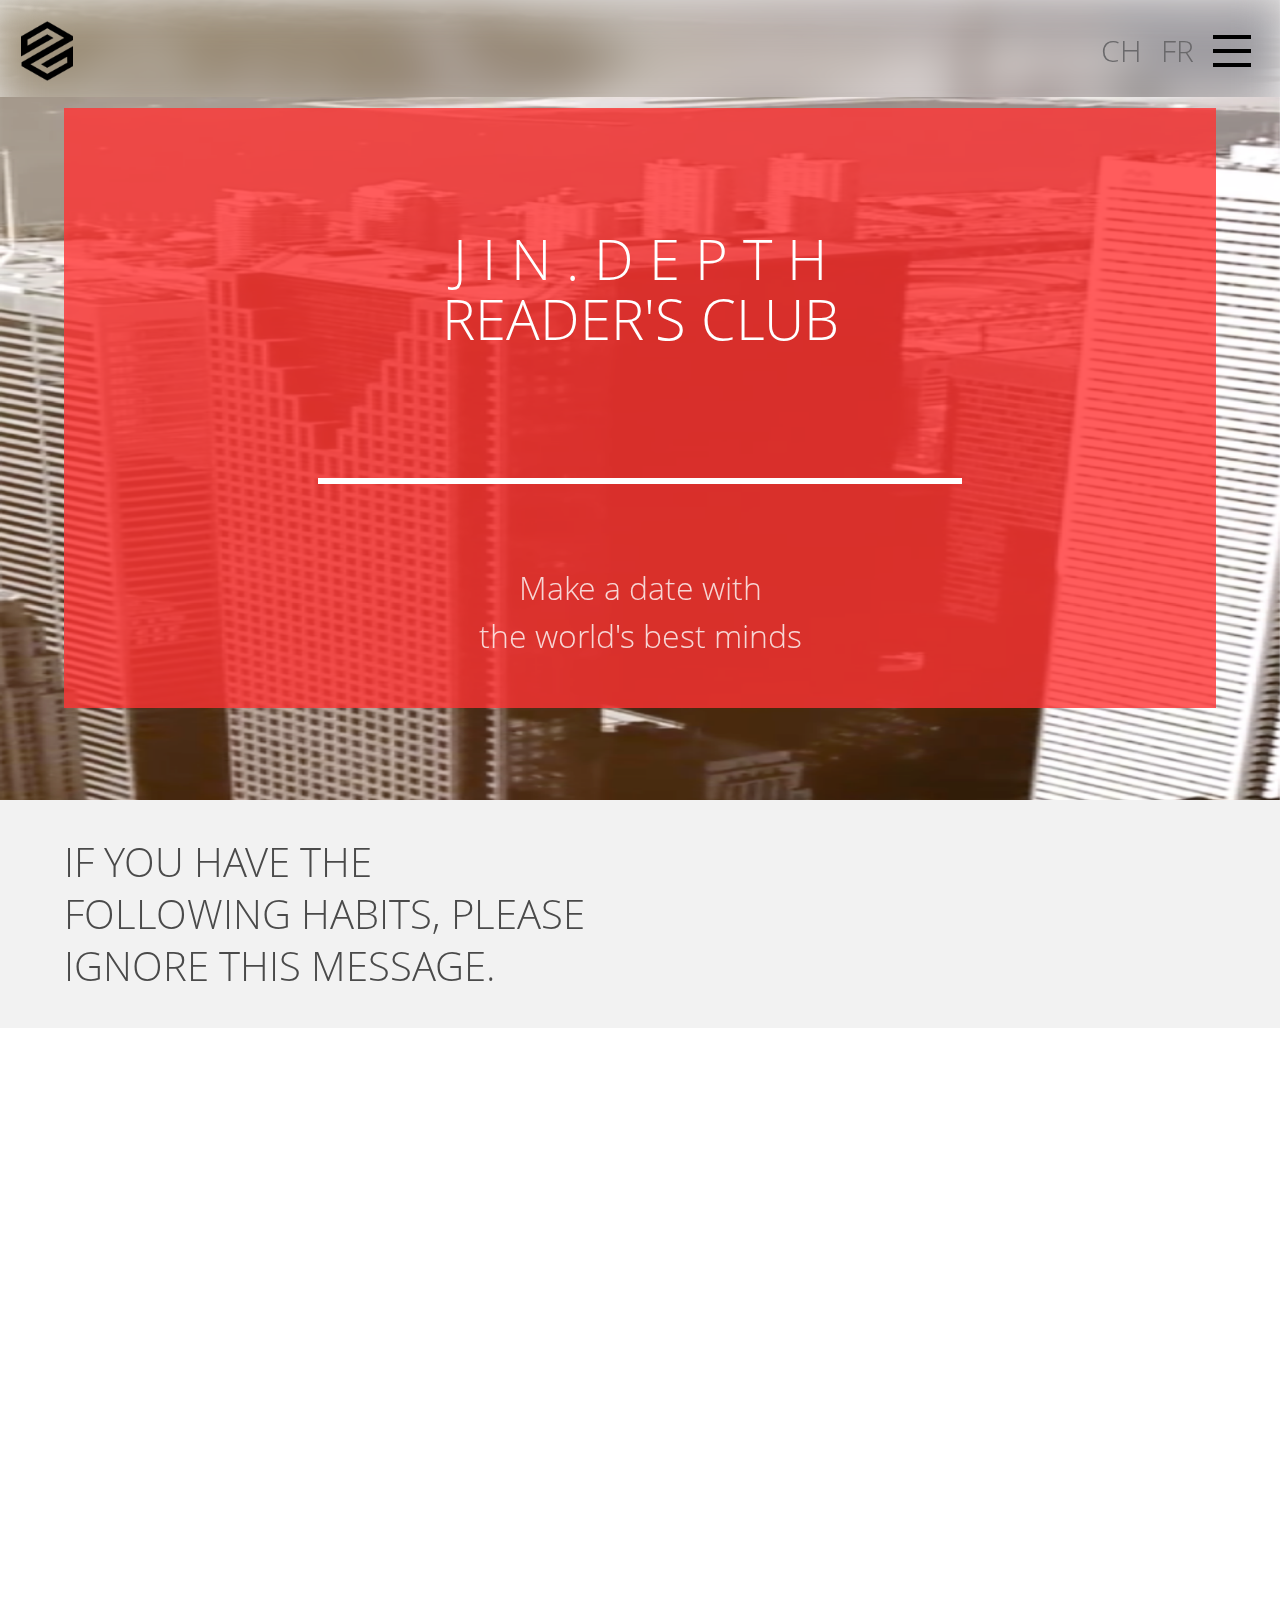
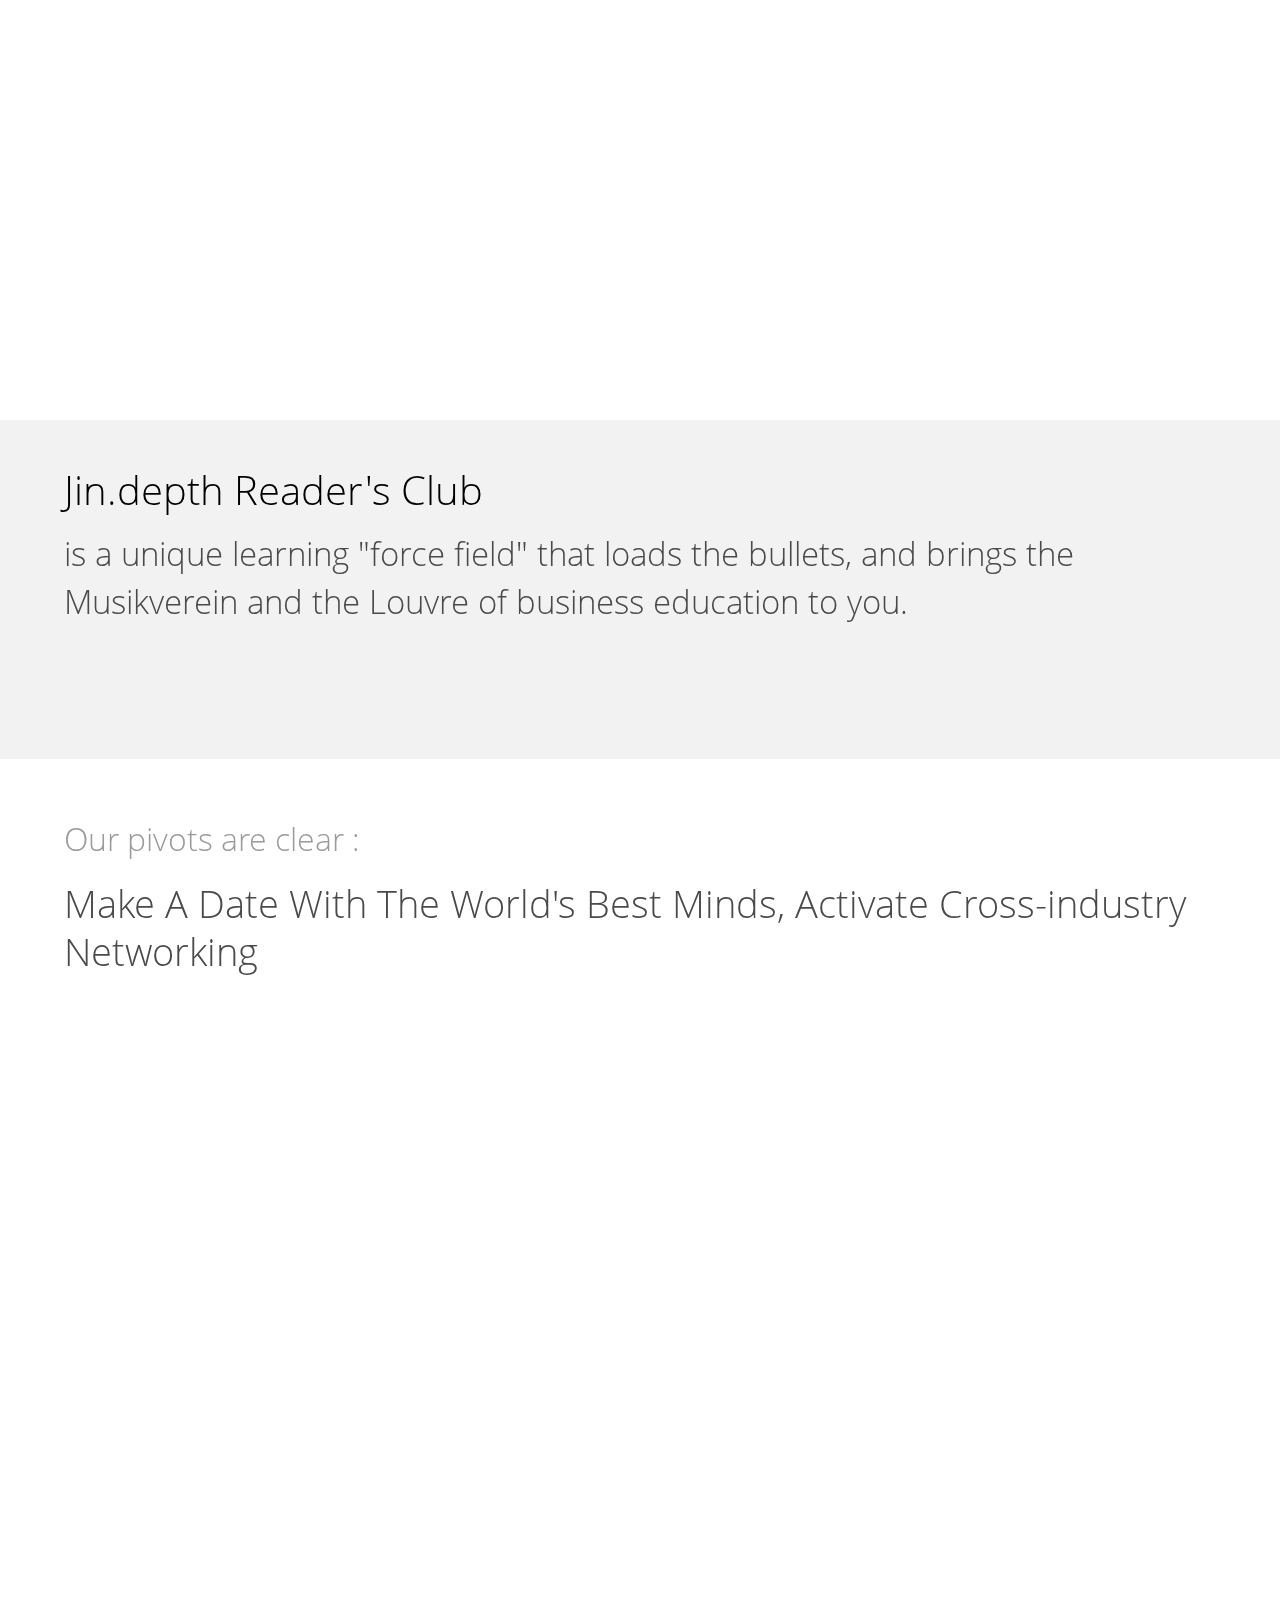
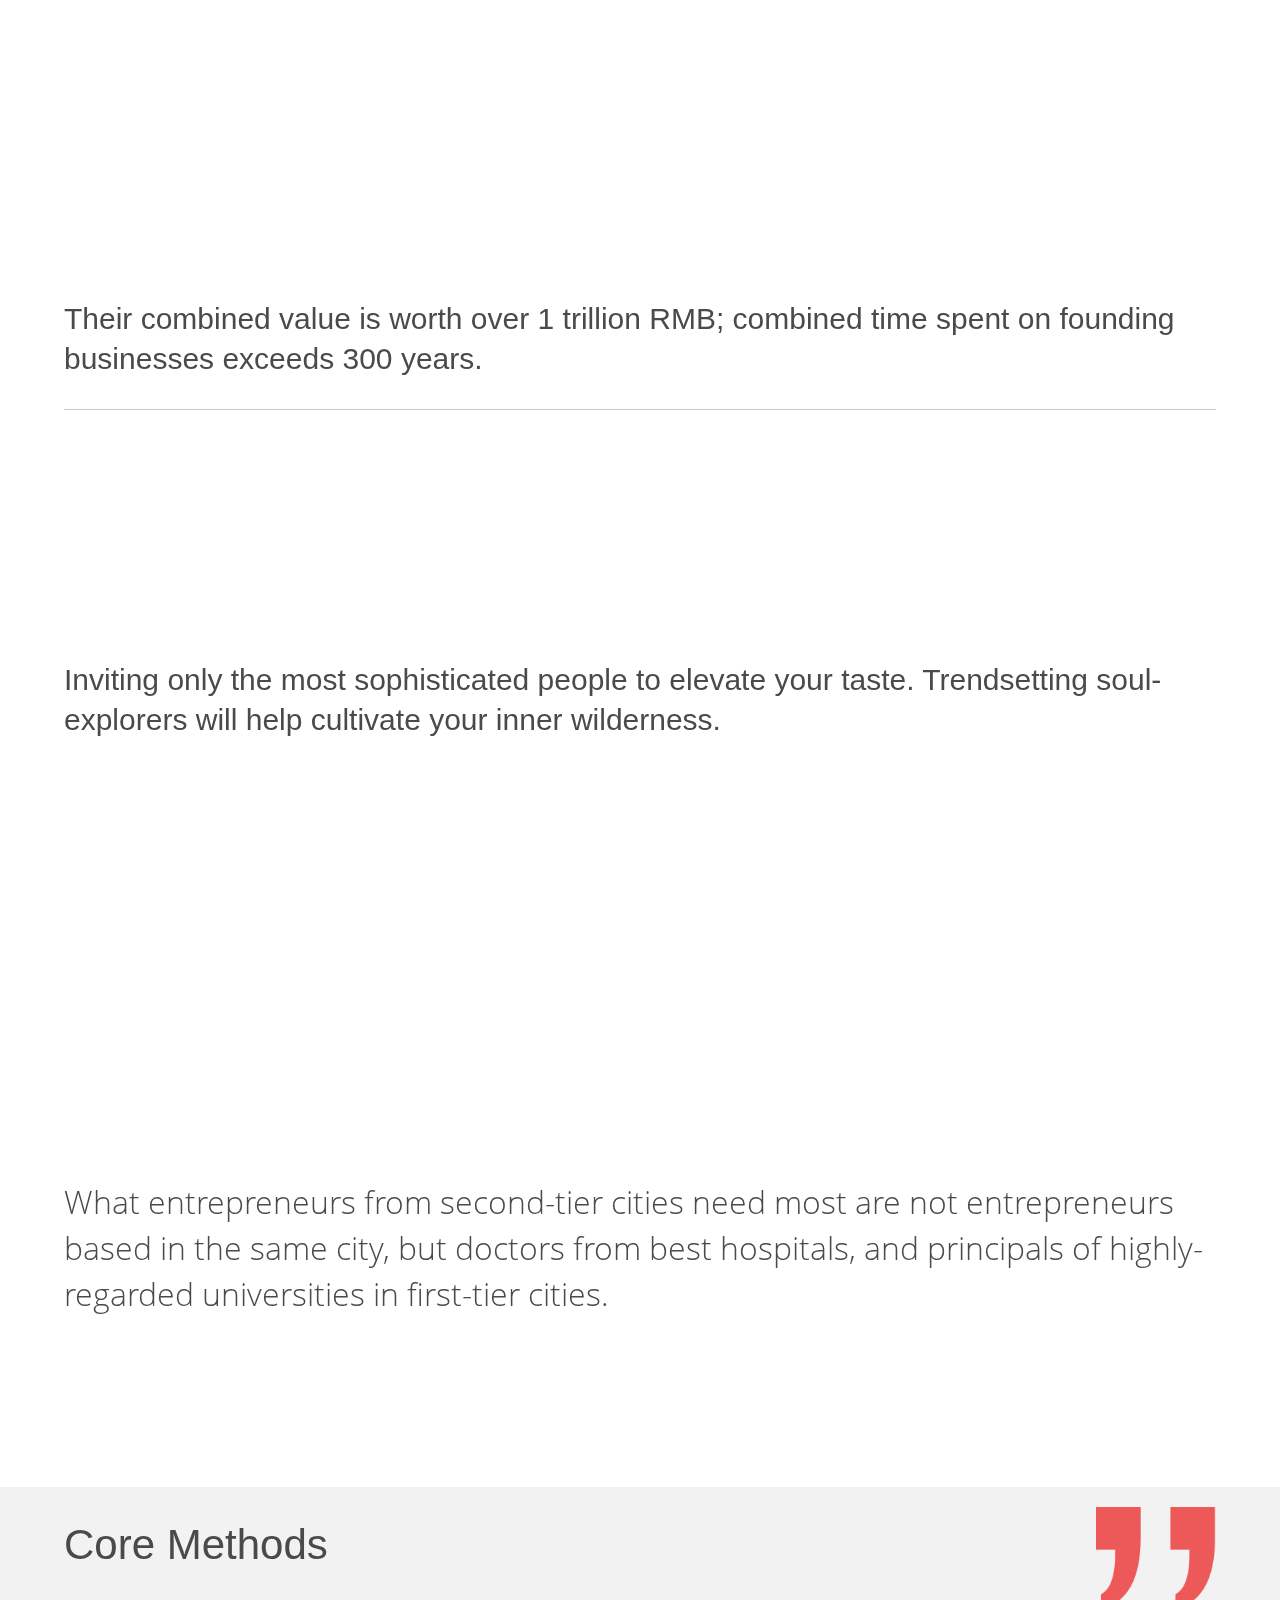
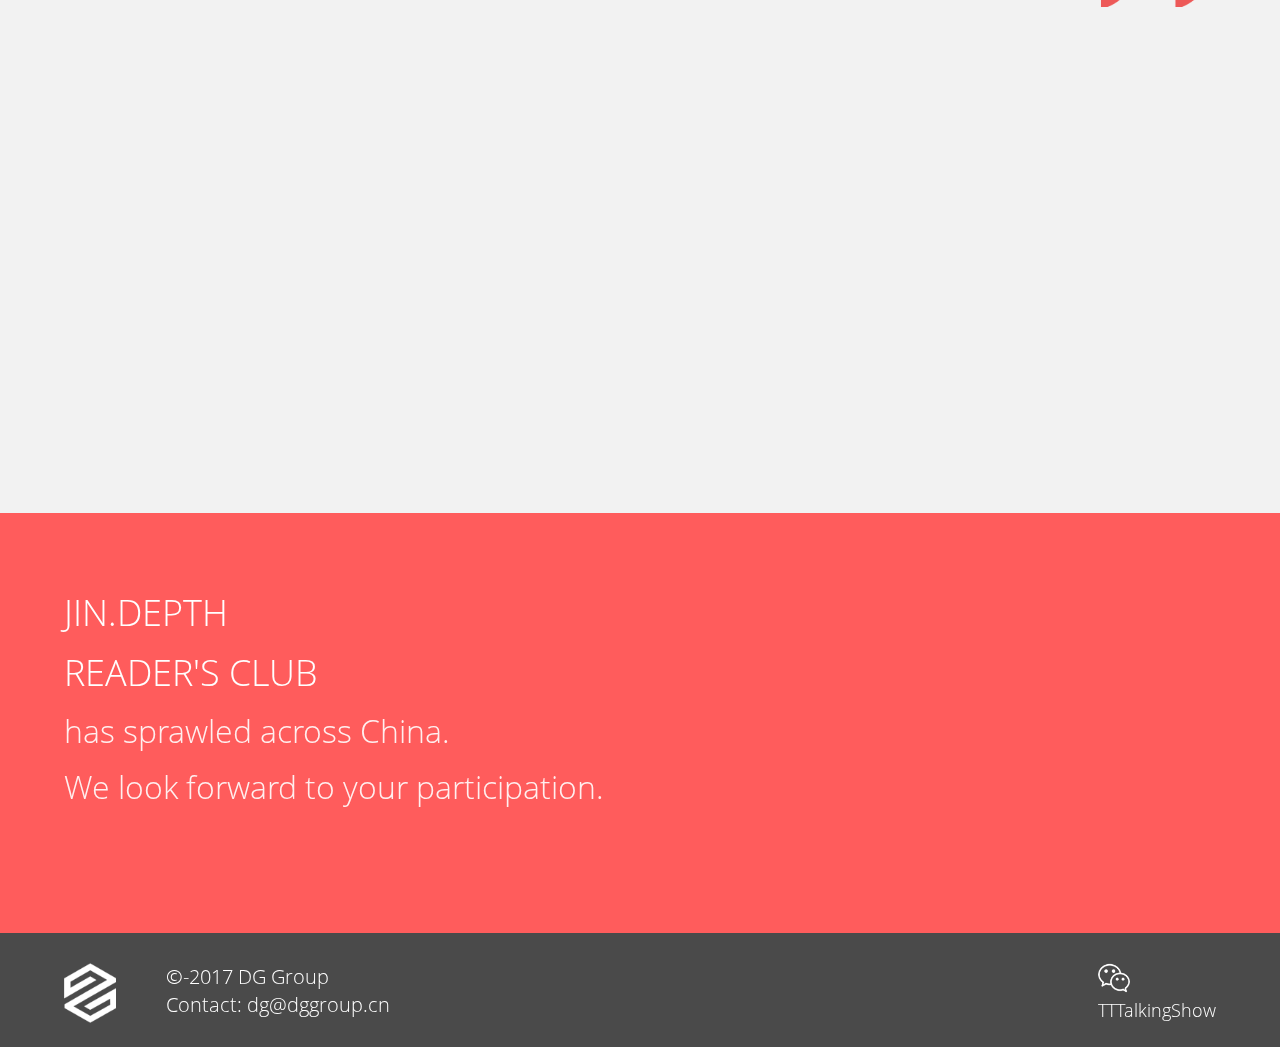
<file: index.html>
<!doctype html>
<html>
<head>
<meta http-equiv="Content-type" content="textml; charset=utf-8">
<meta name="viewport" content="width=device-width,initial-scale=1" />
<meta name="viewport" content="width=640, user-scalable=no, target-densityDpi=device-dpi">
<meta name="screen-orientation" content="portrait">
<meta name="apple-mobile-web-app-capable" content="yes" />
<meta name="format-detection" content="telephone=no" />
<title>今今乐道读书会</title>
<link href="css/reset.css" rel="stylesheet" type="text/css">
<link rel="stylesheet" href="css/jinjin-mobile.css"/>
<script src="js/jquery-1.8.3.min.js"></script>
<script src="js/custom.modernizr.js"></script>
<script src="js/language.js"></script>
<style>
    @-webkit-keyframes btn{
	0%{
		opacity:1;
		-webkit-transform:translate(0,0px);	
	}	
	60%{
		opacity:0.5;
		-webkit-transform:translate(-40px,40px);		
	}
	100%{
		opacity:1;
		-webkit-transform:translate(0,0);
	}	
    .video{width: 100%;height: 0;box-sizing: border-box;overflow: hidden;position: relative;opacity: 1;transition:1s;background: url(images/h_bj.png)center center;}
    #video1{width: 100%;height: auto;transition:all 1s;position: absolute;left: 0; top: -3.6rem;}
}
    .hoe{width:100%;height: 100%;background: rgba(255,52,52,1);z-index: 666;}
    .sss{width: 90%; font-size: 0.4rem;line-height: 0.4rem;}
</style>
<script>
    $(document).ready(function(){
       
        var navH = $(".dw").offset().top;
        var nav2H = $(".ms").offset().top;
        var nav3H = $(".sige").offset().top;
        var nav4H = $(".xdx").offset().top;
        var nav5H = $(".our").offset().top;
        var nav6H = $(".msk").offset().top;
        //滚动条事件
        $(window).scroll(function(){
            var scroH = $(this).scrollTop();
            if(scroH>navH-$(".dw").height()){
                $('.d1').animate({'left':0},400);
                $('.d2').animate({'right':0},600);
                $('.d1').animate({opacity: 1 }, 400);
                $('.d2').animate({opacity: 1 }, 600);
            }
            if(scroH>nav2H-$(".ms").height()){
                $('.liis').animate({'left':0},900);
                $('.lk_lis').animate({'right':0},900);
                $('.liis').animate({opacity: 1 }, 1000);
                $('.lk_lis').animate({opacity: 1 }, 1500);
            }
            if(scroH>nav3H-$(".sige").height()){
                $('.ll').animate({'left':0},900);
                $('.ll2').animate({'right':0},900);
                $('.ll3').animate({'left':0},900);
                $('.ll4').animate({'right':0},900);
                $('.ll').animate({opacity: 1 }, 1000);
                $('.ll2').animate({opacity: 1 }, 1500);
                $('.ll3').animate({opacity: 1 }, 2000);
                $('.ll4').animate({opacity: 1 }, 2500);
            }
            if(scroH>nav4H-$(".xdx").height()){ $('.wenzi').css('background','rgba(255,51,51,0.8)')
            }else if(scroH<=nav4H-$(".xdx").height()){ $('.wenzi').css('background','rgba(255,255,255,0.5)')
            }
            //视频video
            if(scroH>nav5H-$(".our").height()){ 
                $('.video').animate({'height':360});
                $('.video video').animate({'height':360});
                $('.video').animate({'top':0});
                $('.video').animate({opacity: 1 }, 1000);
                $('.video video').show();
            }
            if(scroH>nav5H-$(".video").height()){ 
                $('.video').animate({height:'toggle(slow)'});
            }
            //----------------------------------//
            if(scroH>nav5H-$(".ms").height()){ $('.wenzi2').css('background','rgba(255,51,51,0.8)')
            }else if(scroH<=nav5H-$(".video").height()){ $('.wenzi2').css('background','rgba(255,255,255,0.5)')
            }
            
            if(scroH>(nav6H-$(".msk").height())){ $('.wenzi3').css('background','rgba(255,51,51,0.8)')
            }else if(scroH<=nav6H-$(".msk").height()){ $('.wenzi3').css('background','rgba(255,255,255,0.5)')
            }
        });
        $('.hx').click(function(){
            this.className = 'hx';
            $('.hoe').width($(window).width());
            $('.hoe').height($(window).height());
            $('.hoe').css('background','rgba(255,51,51,0.8)');
            $('.hoe').animate({opacity: 1 }, 10);
            $('.msho').animate({opacity: 0.9 }, 50);
            $('.hoe').show();
            $('.msho').show();
            $('.msho').width($(window).width());
            $('.msho').height($(window).height());
            OpenMask();
        });
        $('.hx1').click(function(){
            this.className = 'hx1 hx_active';
            $('.hoe').animate({opacity: 0 }, 10);
            $('.hoe').hide();
            $('.msho').hide();
            CloseMask();
        });
        var handler = function () {
            event.preventDefault();
            event.stopPropagation();
        };
        var OpenMask = function(){
            document.body.addEventListener('touchmove',handler,false);
            document.body.addEventListener('wheel',handler,false);
        };
        var CloseMask = function(){
            document.body.removeEventListener('touchmove',handler,false);
            document.body.removeEventListener('wheel',handler,false);
        };
    })
</script>
</head>

<body>
    <div class="hoe">
          <div class="qiehuan">
            <a href="javascript:;" class="hx1 hx_active">
                <span></span>
                <span></span>
            </a>
          </div>
          <ul class="row en">
              <li><a href="index.html" class="aa1">HOME</a></li>
              <li><a href="SX_J.html">What are the best minds?</a></li>
              <li><a href="FW_J.html">How Do We Provide Knowledge Service?</a></li>
              <li><a href="QG_J.html">Big Data + Art And Science</a></li>
          </ul>
          <ul class="row ch" style="display:none;">
              <li><a href="index.html" class="aa1" onclick="Link(this);return false;">主页</a></li>
              <li><a href="SX_J.html" onclick="Link(this);return false;">什么是最好的思想</a></li>
              <li><a href="FW_J.html" onclick="Link(this);return false;">怎样提供知识服务?</a></li>
              <li><a href="QG_J.html" onclick="Link(this);return false;">大数据加大情感</a></li>
          </ul>
          <ul class="row fr" style="display:none;">
              <li><a href="index.html" class="aa1" onclick="Link(this);return false;">即将上线</a></li>
              <li><a href="SX_J.html" onclick="Link(this);return false;">敬请</a></li>
              <li><a href="FW_J.html" onclick="Link(this);return false;">期待?</a></li>
              <li><a href="QG_J.html" onclick="Link(this);return false;">...</a></li>
          </ul>
    </div>   
    <div class="msho"></div>
<div id="page" role="main">
      <header id="header">
          <h1 class="logo">
              <a href="javascript:;"></a>
          </h1>
          <div class="qiehuan">
            <a href="javascript:;" class="hx">
                <span></span>
                <span></span>
                <span></span>
            </a>
          </div>
          
          <div class="row en">
          <!-- 中英文法文切换按钮 -->
              <div class="qieh">
                  <div class="chinese">CH</div>
                  <div class="english">EN</div>
                  <div class="French">FR</div>
              </div>
          </div>
        <!-- 中文 -->
        <div class="row ch" style="display:none;">
          <!-- 中英文切换按钮 -->
          <div class="qieh">
            <div class="chinese">中语</div>
            <div class="english">英语</div>
            <div class="French">法语</div>
          </div>
        </div>
        <div class="row fr" style="display:none;">
          <!-- 中英文切换按钮 -->
          <div class="qieh">
            <div class="chinese">CH</div>
            <div class="english">EN</div>
            <div class="French">FR</div>
          </div>
        </div>
        <div class="mbl">
            
        </div>
      </header>
      
      <div class="bj">
          <img src="images/s_bj.png" alt="">
      </div>
      
      <!--英文-->
      <div class="dw row en">
          <p>J I N . D E P T H</p>
          <p>READER'S CLUB</p>
          <p></p>
          <p>Make a date with </p>
          <p>the world's best minds</p>
      </div>
      <!--法语-->
      <div class="dw row fr" style="display:none;">
          <p>法语</p>
          <p>即将上线</p>
          <p></p>
          <p>待续</p>
          <p>......</p>
      </div>
      <!--中文-->
      <div class="dw row ch dw11" style="display:none;">
          <p>今 今 乐 道</p>
          <p>读 书 会</p>
          <p></p>
          <p></p>
          <p>约会世界最好的思想</p>
      </div>
      
      <!--英文-->
      <div class="wb row en">
          <p>IF YOU HAVE THE</p>
          <p> FOLLOWING HABITS, PLEASE</p> 
          <p>IGNORE THIS MESSAGE.</p>
      </div>
      <!--中文-->
      <div class="wb row ch wb1" style="display:none;">
          <p class="p2">如果你有以下习惯 ，请屏蔽这条信息。</p> 
      </div>
      
      <!--英文-->
      <div class="wz row en">
          <span class="d1"></span>
          <p class="d2">Thinking that you have made enough money; feeling that you have exhausted the desire to  fight.</p>
          <span class="d1"></span>
          <p class="d2">Having bought a cluster of online courses, you end up watching only 10% of it and feel satisfied.</p>
          <span class="d1"></span>
          <p class="d2">Feeling that today's business education already meets every need: vanity aside, you get to exchange room cards with girl classmates.</p>
      </div>
      <!--中文-->
       <div class="wz row ch" style="display:none;">
          <span class="d1"></span>
          <p class="d2">觉得钱已经赚够了；觉得血性已经释放光了；忙于低头拉车，不愿抬头看路；</p>
          <span class="d1"></span>
          <p class="d2">屯了一大堆知识电商，虽然只消费了10%，可依然觉得很爽；</p>
          <span class="d1"></span>
          <p class="d2">觉得现有商学院教育已能完全满足需求，除了装逼还能和女同学换房卡。</p>
      </div>
      
      <!--英文-->
      <div class="xdx row en">
<!--          <img src="images/h_bj.png" alt="">-->
          <div class="wenzi">
              <p>If not, please find out more about our reader's club, which is quickly spreading across China.</p>
          </div>
      </div>
      <!--中文-->
      <div class="xdx row ch" style="display:none;">
<!--          <img src="images/h_bj.png" alt="">-->
          <div class="wenzi wen1">
              <p>如果没有上述习惯，请继续了解我们已经在全国铺开的读书会大业。</p>
          </div>
      </div>
      
      <!--英文-->
      <div class="jin row en">
          <p>Jin.depth Reader's Club </p>
          <p>is a unique learning "force field" that loads the bullets, and brings the Musikverein and the Louvre of business education to you.</p>
      </div>
      <!--中文-->
      <div class="jin row ch jin2" style="display:none;">
          <p>今今乐道读书会</p>
          <p>是不一样的“学习立场”，将子弹上膛，将商学中的金色大厅和卢浮宫搬到你的身边。</p>
      </div>
      
      <!--英文-->
      <div class="our row en">
          <p>Our pivots are clear :</p>
          <p>Make A Date With The World's Best Minds, Activate Cross-industry Networking</p>
      </div>
      <!--中文-->
      <div class="our row ch our2" style="display:none;">
          <p>我们的宗旨 :</p>
          <p>我们只做一件事：约会世界最好的思想，撬动跨界社交。</p>
      </div>
      
<!--video-->
     <!--英文-->
      <div class="video row en">
          <video poster="images/h_bj.png" autoplay style="width:100%;display:none;" id="video1">
              <source src="http://img.besttoptoday.com/jinjin-wangzhan/video/jjld_dsh.mp4">
          </video>
      </div>
      <!--中文-->
      <div class="video row ch" style="display:none;">
          <video poster="images/h_bj.png" style="width:100%;display:none;" autoplay="false" id="video">
              <source src="http://imgcdn.besttoptoday.com/jinjin-wangzhan/video/jjld_dshch.mp4">
          </video>
      </div>
<!--video-->
     
     <!--英文-->
      <div class="ms row en row en">
<!--          <img src="images/h_bj.png" alt="">-->
          <div class="wenzi2">
              <p>What are the best minds?</p>
              <p>Inviting only those who have fought real wars on battlefields to teach</p>
          </div>
      </div>
      <!--中文-->
      <div class="ms row ch" style="display:none;">
<!--          <img src="images/h_bj.png" alt="">-->
          <div class="wenzi2 wen2">
              <p>什么是最好的思想？</p>
              <p>只请打过仗的人教你如何在战场上生存</p>
          </div>
      </div>
      
      <!--英文-->
      <div class="box_con row en">
          <ul class="liis">
              <li>
                  <img src="images/liu_chuanzhi.png">
                  <p>LIU, Chunazhi</p>
              </li>
              <li>
                  <img src="images/jack_ma.png">
                  <p>MA, Yun</p>
              </li>
              <li>
                  <img src="images/liu_qiangdong.png">
                  <p>LIU, Qiangdong</p>
              </li>
              <li>
                  <img src="images/chen_chunhua.png">
                  <p>CHEN, Chunhua</p>
              </li>
              <li>
                  <img src="images/shi_yuzhu.png">
                  <p>SHI, Yuzhu</p>
              </li>
          </ul>
          <h4 class="tk_lis">Their combined value is worth over 1 trillion RMB; combined time spent on founding businesses exceeds 300 years.</h4>
          <p class="t_lan"></p>
          <ul class="lk_lis">
              <li>
                  <img src="images/yu_dan.png">
                  <p>YU, Dan</p>
              </li>
              <li>
                  <img src="images/lang_lang.png">
                  <p>LANG, Lang</p>
              </li>
              <li>
                  <img src="images/yi_zhongtian.png">
                  <p>YI, Zhongtian</p>
              </li>
          </ul>
          <h4>Inviting only the most sophisticated people to elevate your taste. Trendsetting soul-explorers will help cultivate your inner wilderness.</h4>
      </div>
      <!--中文-->
      <div class="box_con row ch" style="display:none;">
          <ul class="liis">
              <li>
                  <img src="images/liu_chuanzhi.png">
                  <p>柳传志</p>
              </li>
              <li>
                  <img src="images/jack_ma.png">
                  <p>马云</p>
              </li>
              <li>
                  <img src="images/liu_qiangdong.png">
                  <p>刘强东</p>
              </li>
              <li>
                  <img src="images/chen_chunhua.png">
                  <p>陈春花</p>
              </li>
              <li>
                  <img src="images/shi_yuzhu.png">
                  <p>史玉柱</p>
              </li>
          </ul>
          <h4 class="tk_lis">总身价超过一万亿人民币的财富创造者，灌顶累积300年的创业功力。</h4>
          <p class="t_lan"></p>
          <ul class="lk_lis">
              <li>
                  <img src="images/yu_dan.png">
                  <p>于丹</p>
              </li>
              <li>
                  <img src="images/lang_lang.png">
                  <p>郎朗</p>
              </li>
              <li>
                  <img src="images/yi_zhongtian.png">
                  <p>易中天</p>
              </li>
          </ul>
          <h4>只请最具格调的人带你提升品位，借最有范儿的灵魂探索者，开拓内心荒野。</h4>
      </div>
      
      <!--英文-->
      <div class="msk row en">
<!--          <img src="images/h_bj.png" alt="">-->
          <div class="wenzi3">
              <p>What is cross-industry networking?</p>
              <p>Greet world-wide champions</p>
          </div>
      </div>
      <!--中文-->
      <div class="msk row ch" style="display:none;">
<!--          <img src="images/h_bj.png" alt="">-->
          <div class="wenzi3 wen3">
              <p>什么是跨界社交？</p>
              <p>广交天下豪杰</p>
          </div>
      </div>
      
      <!--英文-->
      <div class="newwork row en">
          <p>What entrepreneurs from second-tier cities need most are not entrepreneurs based in the same city, but doctors from best hospitals, and principals of highly-regarded universities in first-tier cities.</p>
      </div>
      <!--中文-->
      <div class="newwork row ch newwork1" style="display:none;">
          <p>二线城市的知名企业家，最需要的朋友不是同城企业家，而是一线城市三甲医院医生，名校校长。全球顶级投资人最需要的项目不是冰面上的天鹅，而是冰面下的大鱼。</p>
      </div>
      
      <!--英文-->
      <div class="sige row en">
         <h3>Core Methods</h3>
          <ul class="hs_sx">
              <li class="ll">
                  <h4><i>A</i> daptable</h4>
                  <p>and "me-centered" learning method</p>
              </li>
              <li class="ll2">
                  <h4><i>T</i> angible</h4>
                  <p>and accessible mentors</p>
              </li>
              <li class="ll3">
                  <h4><i>R</i> are</h4>
                  <p>and must-know knowledge; opposing banal thoughts</p>
              </li>
              <li class="ll4">
                  <h4><i>A</i> romatic</h4>
                  <p>charismatic leadership revamping system</p>
              </li>
          </ul>
          <span class="sbj"></span>
      </div>
      <!--中文-->
      <div class="sige row ch" style="display:none;">
         <h3>核 心 方 法</h3>
          <ul class="hs_sx hs_sx1">
              <li class="ll">
                  <h4>活</h4>
                  <p>灵活机动，操之在我学习方式</p>
              </li>
              <li class="ll2">
                  <h4>色</h4>
                  <p>导师IP真实可触摸</p>
              </li>
              <li class="ll3">
                  <h4>生</h4>
                  <p>必须要了解的生知识，与百度为敌</p>
              </li>
              <li class="ll4">
                  <h4>香</h4>
                  <p>领导者魅力重塑体系，人格自带香气</p>
              </li>
          </ul>
          <span class="sbj"></span>
      </div>
      
      <!--英文-->
      <div class="flor row en">
<!--          <img src="images/h_bj.png" alt="">-->
          <div class="wenzi4">
              <p>JIN.DEPTH <br> READER'S CLUB </p>
              <p>has sprawled across China. <br> We look forward to your participation.</p>
          </div>
      </div>
      <!--中文-->
      <div class="flor row ch" style="display:none;">
<!--          <img src="images/h_bj.png" alt="">-->
          <div class="wenzi4 wen4">
              <p>今今乐道读书会</p>
              <p>读书会大业已经在全国铺开，<br>我们期待您的加入！</p>
          </div>
      </div>
      
      <!--英文-->
      <footer class="row en">
          <div class="foot">
              <h1 class="logo2">
                  <a href="javascript:;"></a>
              </h1>
              <p>©-2017 DG Group <br> Contact: dg@dggroup.cn</p>
              <div class="weixin">
                  <span><img src="images/wechat_icon.png" alt=""></span>
                  <span>TTTalkingShow</span>
              </div>
          </div>
      </footer>
      <!--中文-->
      <footer class="row ch"  style="display:none;">
          <div class="foot">
              <h1 class="logo2">
                  <a href="javascript:;"></a>
              </h1>
              <p>©-2017 DG Group <br> Contact: dg@dggroup.cn</p>
              <div class="weixin">
                  <span><img src="images/wechat_icon.png" alt=""></span>
                  <span>TTTalkingShow</span>
              </div>
          </div>
      </footer>
</div>
</body>
</html>
</file>
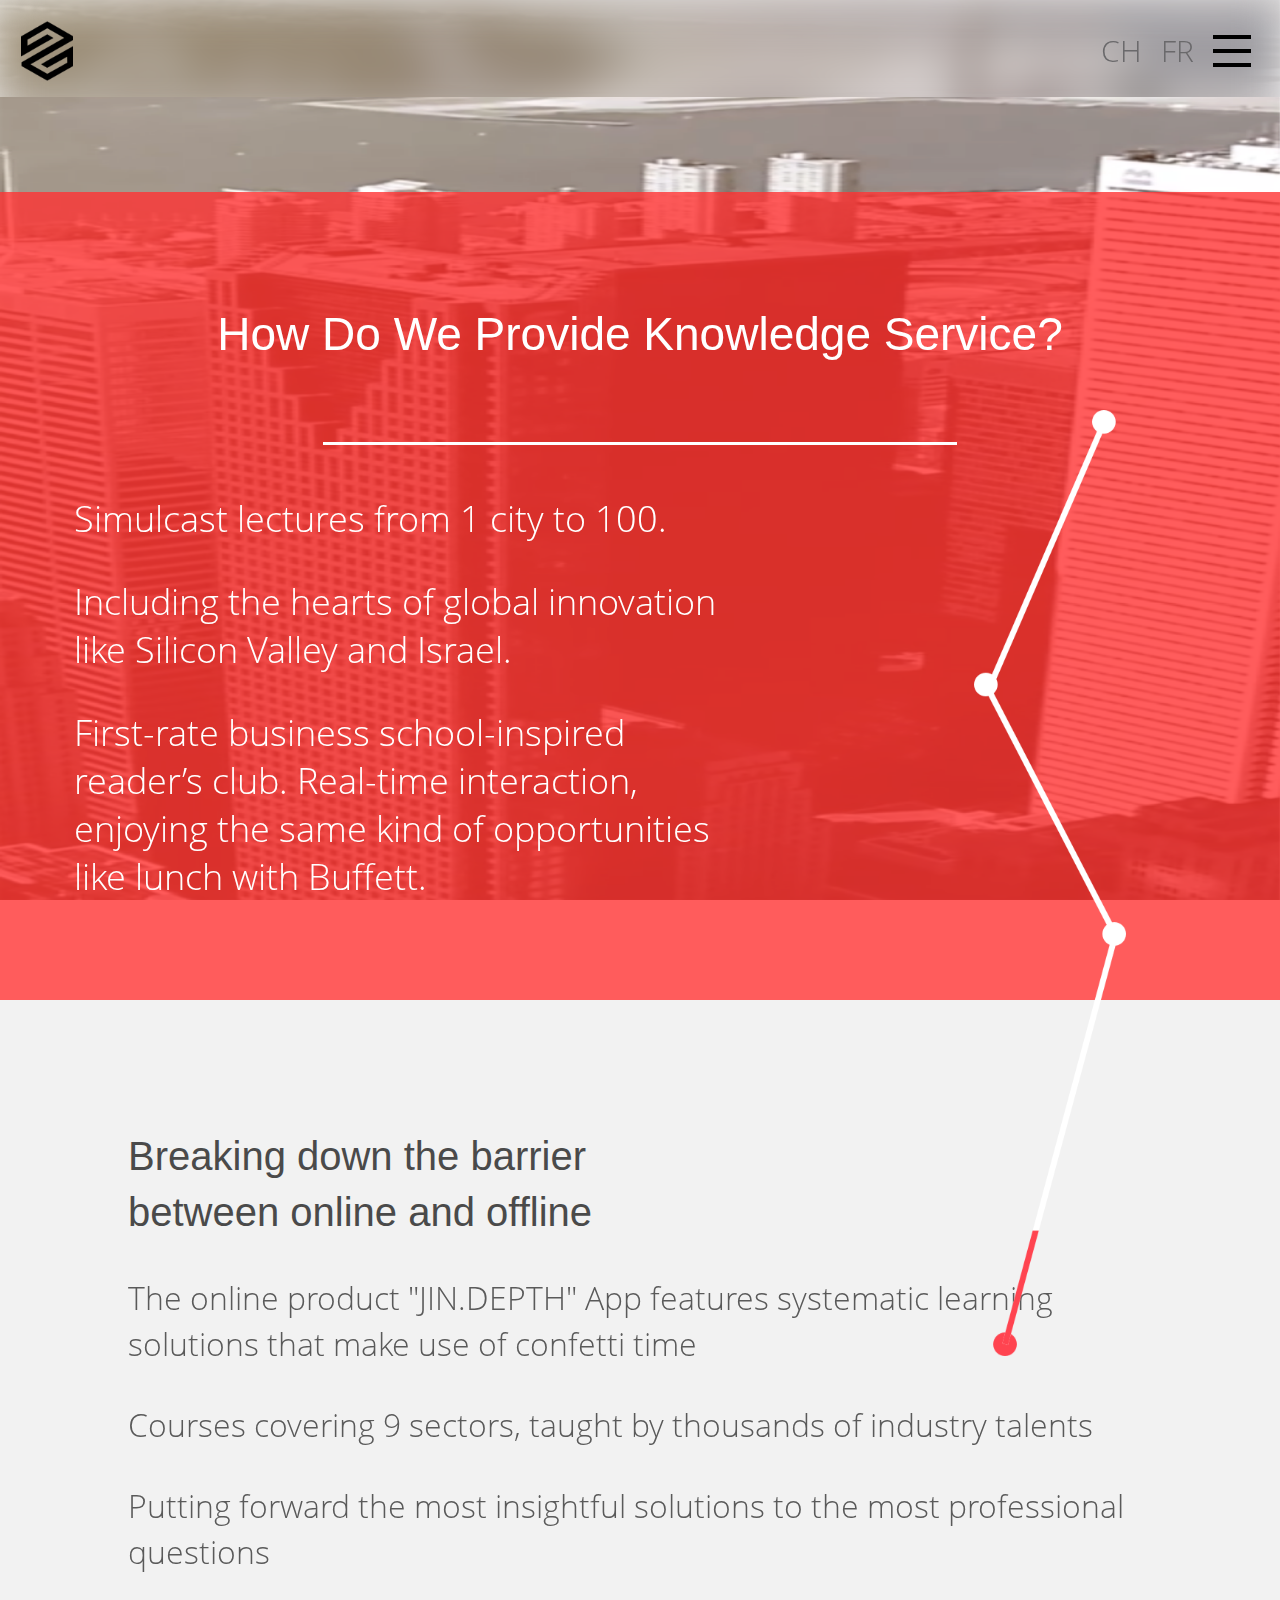
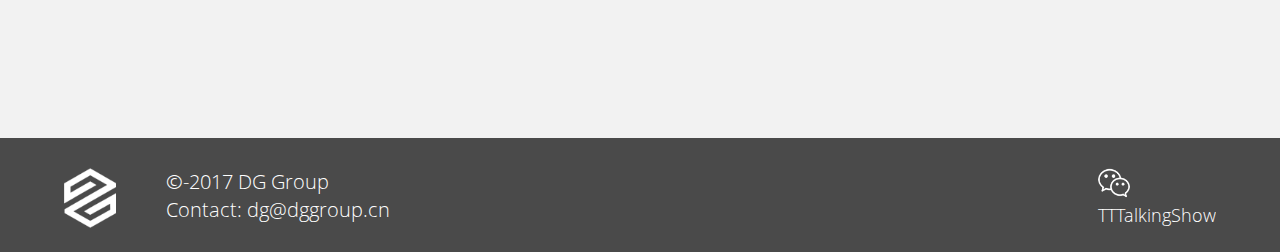
<file: FW_J.html>
<!doctype html>
<html>
<head>
<meta http-equiv="Content-type" content="textml; charset=utf-8">
<meta name="viewport" content="width=device-width,initial-scale=1" />
<meta name="viewport" content="width=640, user-scalable=no, target-densityDpi=device-dpi">
<meta name="screen-orientation" content="portrait">
<meta name="apple-mobile-web-app-capable" content="yes" />
<meta name="format-detection" content="telephone=no" />
<title>今今乐道读书会</title>
<link href="css/reset.css" rel="stylesheet" type="text/css">
<link rel="stylesheet" href="css/jinjin-mobile.css"/>
<link href="css/mobile-SQF.css" rel="stylesheet" type="text/css">
<script src="js/jquery-1.8.3.min.js"></script>
<script src="js/custom.modernizr.js"></script>
<script src="js/language.js"></script>
<style>
    @-webkit-keyframes btn{
	0%{
		opacity:1;
		-webkit-transform:translate(0,0px);	
	}	
	60%{
		opacity:0.5;
		-webkit-transform:translate(-40px,40px);		
	}
	100%{
		opacity:1;
		-webkit-transform:translate(0,0);
	}	
    .hoe{width:100%;height: 100%;background: rgba(255,52,52,1);z-index: 666;}
    .sss{width: 90%; font-size: 0.4rem;line-height: 0.4rem;}
</style>
<script>
    $(document).ready(function(){
        $('.hx').click(function(){
            this.className = 'hx';
            $('.hoe').width($(window).width());
            $('.hoe').height($(window).height());
            $('.hoe').css('background','rgba(255,51,51,0.8)');
            $('.hoe').animate({opacity: 1 }, 10);
            $('.msho').animate({opacity: 0.9 }, 50);
            $('.hoe').show();
            $('.msho').show();
            $('.msho').width($(window).width());
            $('.msho').height($(window).height());
            OpenMask();
        });
        $('.hx1').click(function(){
            this.className = 'hx1 hx_active';
            $('.hoe').animate({opacity: 0 }, 10);
            $('.hoe').hide();
            $('.msho').hide();
            CloseMask();
        });
    })
</script>
</head>

<body>
    <div class="hoe">
          <div class="qiehuan">
            <a href="javascript:;" class="hx1 hx_active">
                <span></span>
                <span></span>
            </a>
          </div>
          <ul class="row en">
              <li><a href="index.html" class="aa1">HOME</a></li>
              <li><a href="SX_J.html">What are the best minds?</a></li>
              <li><a href="FW_J.html">How Do We Provide Knowledge Service?</a></li>
              <li><a href="QG_J.html">Big Data + Art And Science</a></li>
          </ul>
          <ul class="row ch" style="display:none;">
              <li><a href="index.html" class="aa1" onclick="Link(this);return false;">主页</a></li>
              <li><a href="SX_J.html" onclick="Link(this);return false;">什么是最好的思想</a></li>
              <li><a href="FW_J.html" onclick="Link(this);return false;">怎样提供知识服务?</a></li>
              <li><a href="QG_J.html" onclick="Link(this);return false;">大数据加大情感</a></li>
          </ul>
          <ul class="row fr" style="display:none;">
              <li><a href="index.html" class="aa1" onclick="Link(this);return false;">即将上线</a></li>
              <li><a href="SX_J.html" onclick="Link(this);return false;">敬请</a></li>
              <li><a href="FW_J.html" onclick="Link(this);return false;">期待?</a></li>
              <li><a href="QG_J.html" onclick="Link(this);return false;">...</a></li>
          </ul>
    </div>
    <div class="msho"></div>
<div id="page" role="main">
      <header id="header">
          <h1 class="logo">
              <a href="javascript:;"></a>
          </h1>
          <div class="qiehuan">
            <a href="javascript:;" class="hx">
                <span></span>
                <span></span>
                <span></span>
            </a>
          </div>
          
          <div class="row en">
          <!-- 中英文法文切换按钮 -->
              <div class="qieh">
                  <div class="chinese">CH</div>
                  <div class="english">EN</div>
                  <div class="French">FR</div>
              </div>
          </div>
        <!-- 中文 -->
        <div class="row ch" style="display:none;">
          <!-- 中英文切换按钮 -->
          <div class="qieh">
            <div class="chinese">中语</div>
            <div class="english">英语</div>
            <div class="French">法语</div>
          </div>
        </div>
        <div class="row fr" style="display:none;">
          <!-- 中英文切换按钮 -->
          <div class="qieh">
            <div class="chinese">CH</div>
            <div class="english">EN</div>
            <div class="French">FR</div>
          </div>
        </div>
        <div class="mbl">
            
        </div>
      </header>
      
      <div class="bj">
          <img src="images/s_bj.png" alt="">
      </div>
      
      <!--英文-->
      <div class="fw1 row en">
          <h1>How Do We Provide Knowledge Service?</h1>
          <h2 class="xian2"></h2>
          <p>Simulcast lectures from 1 city to 100.</p>
          <p>Including the hearts of global innovation like Silicon Valley and Israel.</p>
          <p>First-rate business school-inspired reader’s club. Real-time interaction, enjoying the same kind of opportunities like lunch with Buffett.</p>
      </div>
      <!--中文-->
      <div class="fw1 row ch" style="display:none;">
          <h1>怎样提供知识服务？</h1>
          <h2 class="xian2"></h2>
          <p>一城上课，百城巨屏直播</p>
          <p>直连硅谷、以色列等全球创新心脏</p>
          <p>世界顶级商学院式的读书会，实时互动，获得与巴菲特午餐同样尊崇的交流机会</p>
      </div>
      
      <!--英文-->
      <div class="fw2 row en">
          <h1>Breaking down the barrier between online and offline</h1>
          <p>The online product "JIN.DEPTH" App features systematic learning solutions that make use of confetti time</p>
          <p>Courses covering 9 sectors, taught by thousands of industry talents</p>
          <p>Putting forward the most insightful solutions to the most professional questions</p>
      </div>
      <div class="im1 row en">
          <img src="images/xiantiao2.png" alt="">
      </div>
      
      <!--中文-->
      <div class="fw2 row ch" style="display:none;">
          <h1>线上、线下打通</h1>
          <p>线上产品“今今乐道”App<br>聚焦碎片时间，系统学习</p>
          <p>九大领域千位垂直行业达人定制课程，一仗打通</p>
          <p>为最专业的问题提供最入骨的解读</p>
      </div>
      <div class="im2 row ch" style="display:none;">
          <img src="images/xiantiao.png" alt="">
      </div>
      
      <!--英文-->
      <footer class="row en">
          <div class="foot">
              <h1 class="logo2">
                  <a href="javascript:;"></a>
              </h1>
              <p>©-2017 DG Group <br> Contact: dg@dggroup.cn</p>
              <div class="weixin">
                  <span><img src="images/wechat_icon.png" alt=""></span>
                  <span>TTTalkingShow</span>
              </div>
          </div>
      </footer>
      <!--中文-->
      <footer class="row ch"  style="display:none;">
          <div class="foot">
              <h1 class="logo2">
                  <a href="javascript:;"></a>
              </h1>
              <p>©-2017 DG Group <br> Contact: dg@dggroup.cn</p>
              <div class="weixin">
                  <span><img src="images/wechat_icon.png" alt=""></span>
                  <span>TTTalkingShow</span>
              </div>
          </div>
      </footer>
</div>
</body>
</html>
</file>
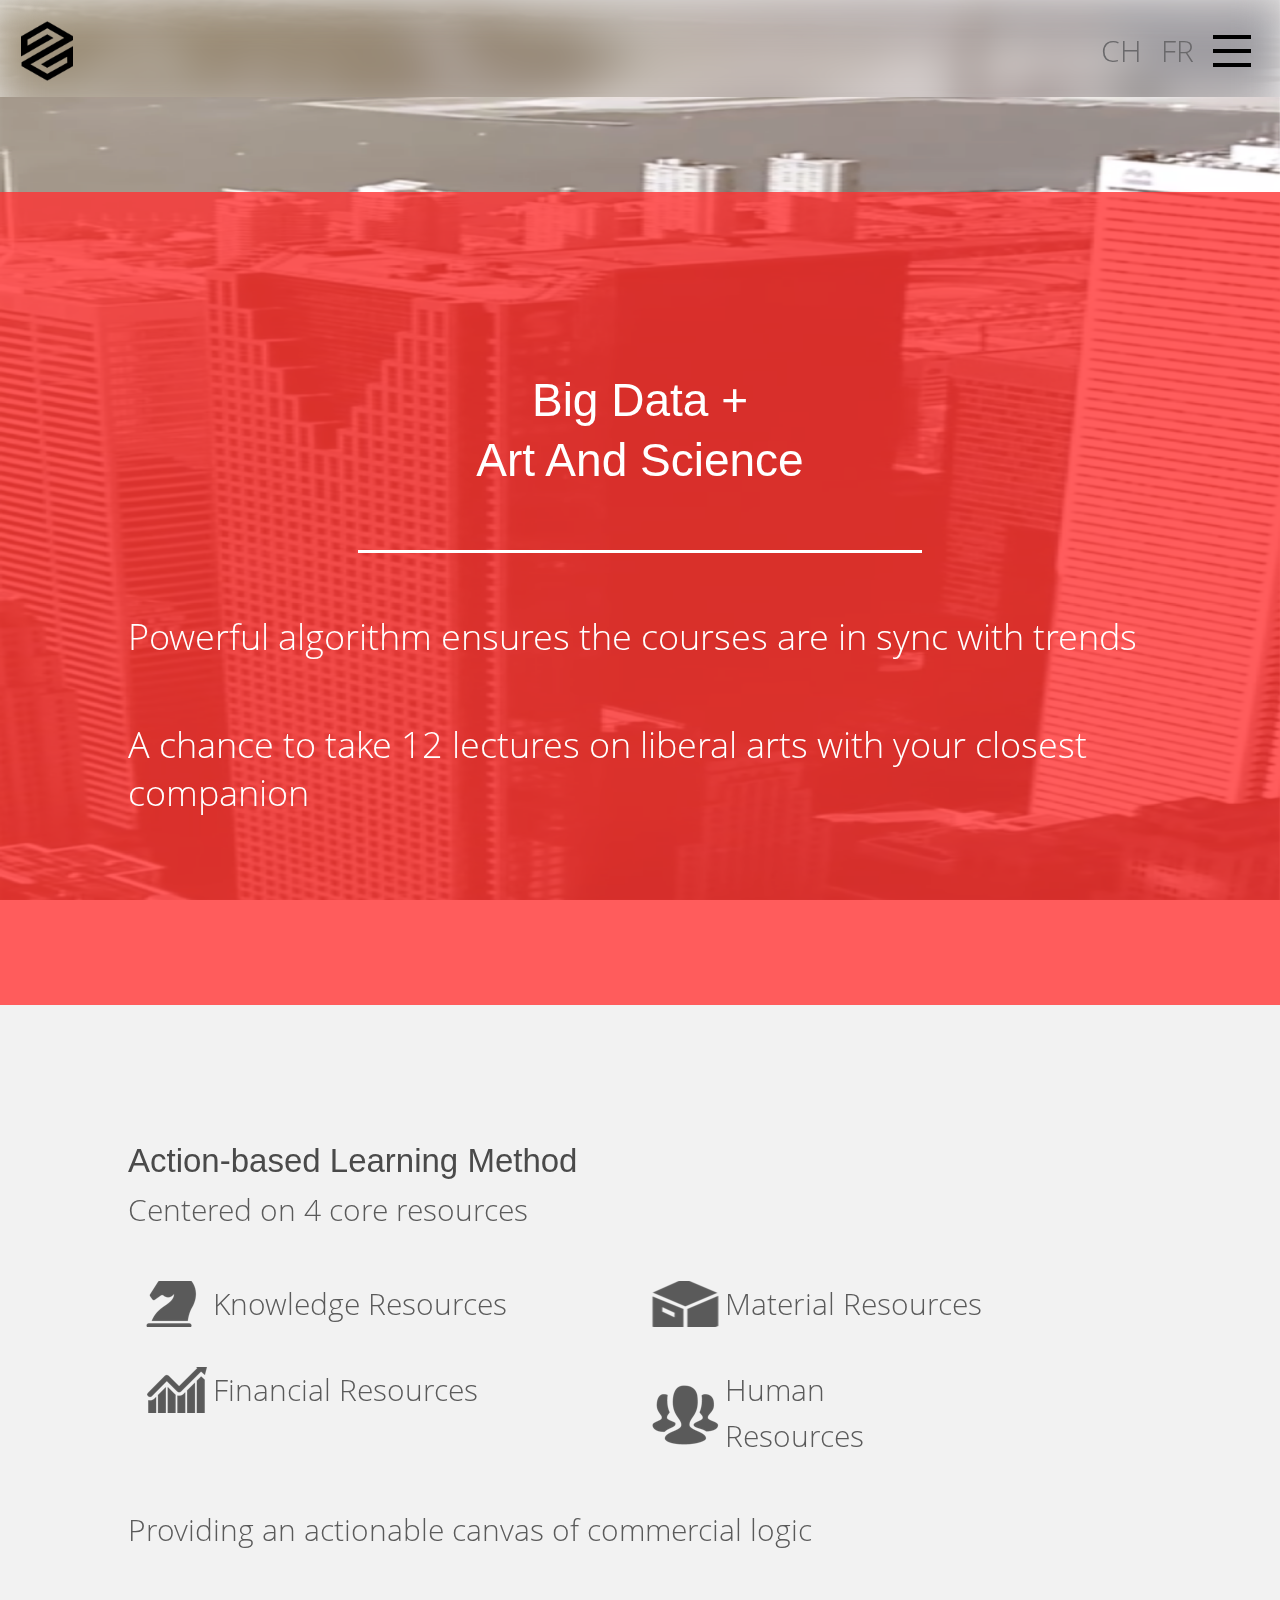
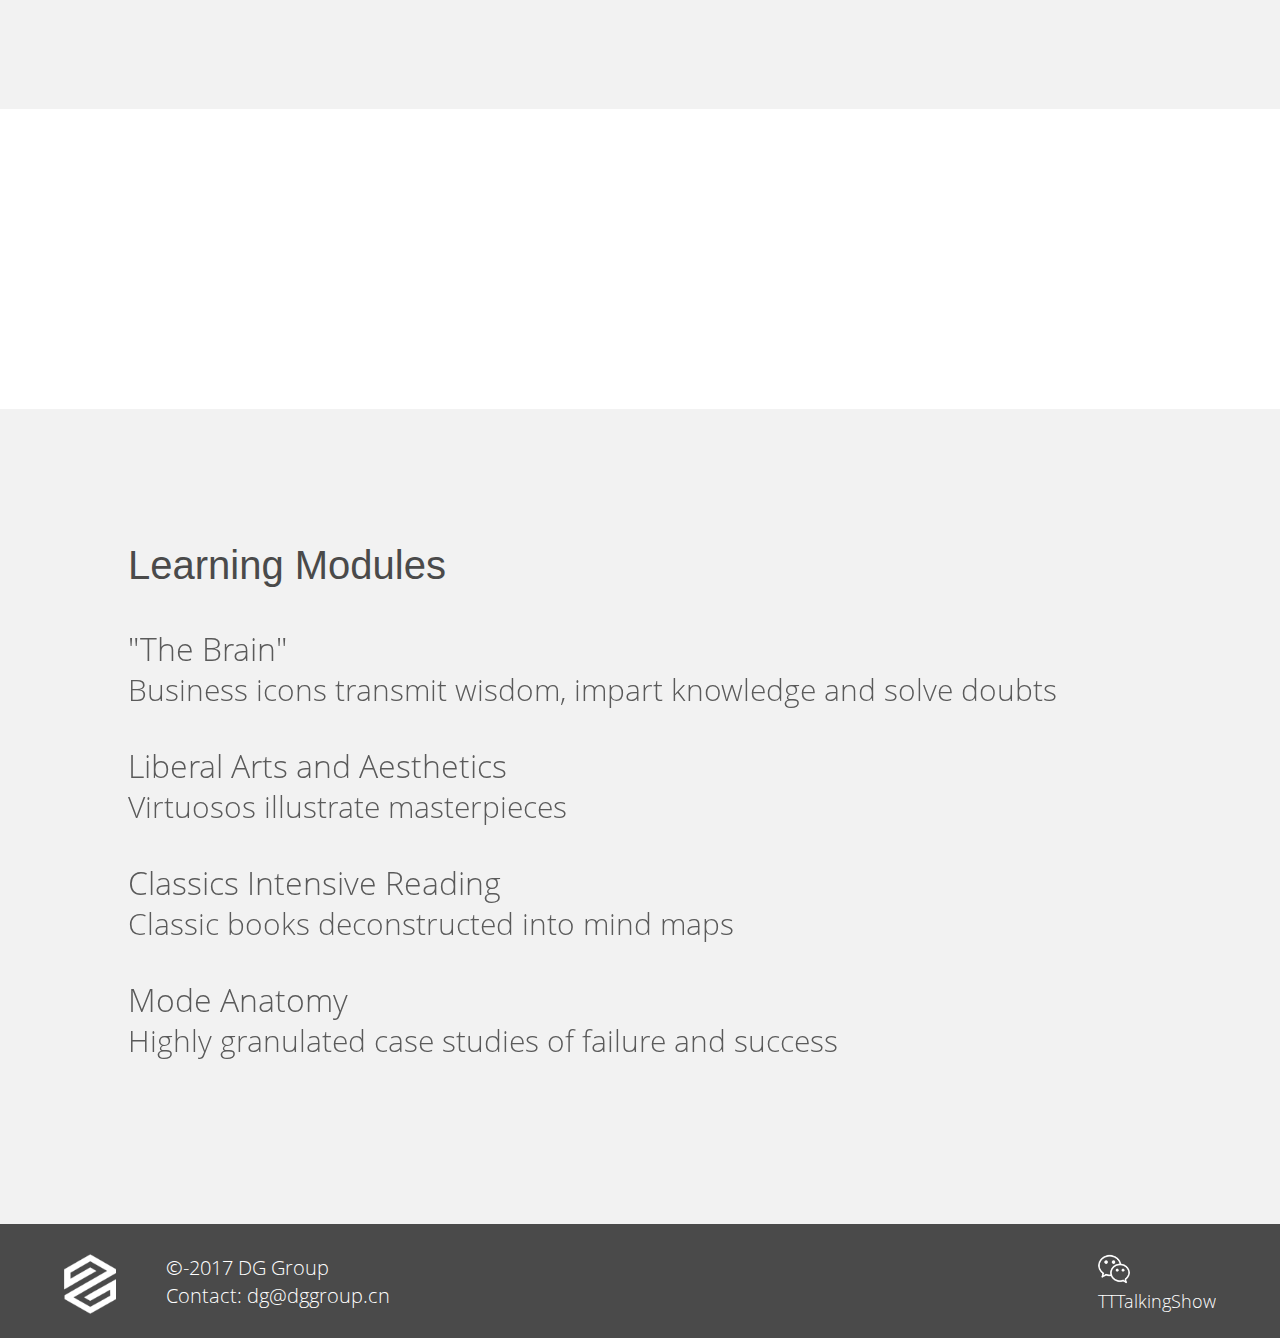
<file: QG_J.html>
<!doctype html>
<html>
<head>
<meta http-equiv="Content-type" content="textml; charset=utf-8">
<meta name="viewport" content="width=device-width,initial-scale=1" />
<meta name="viewport" content="width=640, user-scalable=no, target-densityDpi=device-dpi">
<meta name="screen-orientation" content="portrait">
<meta name="apple-mobile-web-app-capable" content="yes" />
<meta name="format-detection" content="telephone=no" />
<title>今今乐道读书会</title>
<link href="css/reset.css" rel="stylesheet" type="text/css">
<link rel="stylesheet"  href="css/jinjin-mobile.css"/>
<link href="css/mobile-SQF.css"  rel="stylesheet" type="text/css">
<script src="js/jquery-1.8.3.min.js"></script>
<script src="js/custom.modernizr.js"></script>
<script src="js/language.js"></script>
<style>
    @-webkit-keyframes btn{
	0%{
		opacity:1;
		-webkit-transform:translate(0,0px);	
	}	
	60%{
		opacity:0.5;
		-webkit-transform:translate(-40px,40px);		
	}
	100%{
		opacity:1;
		-webkit-transform:translate(0,0);
	}	
    .hoe{width:100%;height: 100%;background: rgba(255,52,52,1);z-index: 666;}
    .sss{width: 90%; font-size: 0.4rem;line-height: 0.4rem;}
</style>
<script>
    $(document).ready(function(){
        $('.hx').click(function(){
            this.className = 'hx';
            $('.hoe').width($(window).width());
            $('.hoe').height($(window).height());
            $('.hoe').css('background','rgba(255,51,51,0.8)');
            $('.hoe').animate({opacity: 1 }, 10);
            $('.msho').animate({opacity: 0.9 }, 50);
            $('.hoe').show();
            $('.msho').show();
            $('.msho').width($(window).width());
            $('.msho').height($(window).height());
            OpenMask();
        });
        $('.hx1').click(function(){
            this.className = 'hx1 hx_active';
            $('.hoe').animate({opacity: 0 }, 10);
            $('.hoe').hide();
            $('.msho').hide();
            CloseMask();
        });
    })
</script>
</head>

<body>
    <div class="hoe">
          <div class="qiehuan">
            <a href="javascript:;" class="hx1 hx_active">
                <span></span>
                <span></span>
            </a>
          </div>
          <ul class="row en">
              <li><a href="index.html" class="aa1">HOME</a></li>
              <li><a href="SX_J.html">What are the best minds?</a></li>
              <li><a href="FW_J.html">How Do We Provide Knowledge Service?</a></li>
              <li><a href="QG_J.html">Big Data + Art And Science</a></li>
          </ul>
          <ul class="row ch" style="display:none;">
              <li><a href="index.html" class="aa1" onclick="Link(this);return false;">主页</a></li>
              <li><a href="SX_J.html" onclick="Link(this);return false;">什么是最好的思想</a></li>
              <li><a href="FW_J.html" onclick="Link(this);return false;">怎样提供知识服务?</a></li>
              <li><a href="QG_J.html" onclick="Link(this);return false;">大数据加大情感</a></li>
          </ul>
          <ul class="row fr" style="display:none;">
              <li><a href="index.html" class="aa1" onclick="Link(this);return false;">即将上线</a></li>
              <li><a href="SX_J.html" onclick="Link(this);return false;">敬请</a></li>
              <li><a href="FW_J.html" onclick="Link(this);return false;">期待?</a></li>
              <li><a href="QG_J.html" onclick="Link(this);return false;">...</a></li>
          </ul>
    </div>
    <div class="msho"></div>
<div id="page" role="main">
      <header id="header">
          <h1 class="logo">
              <a href="javascript:;"></a>
          </h1>
          <div class="qiehuan">
            <a href="javascript:;" class="hx">
                <span></span>
                <span></span>
                <span></span>
            </a>
          </div>
          
          <div class="row en">
          <!-- 中英文法文切换按钮 -->
              <div class="qieh">
                  <div class="chinese">CH</div>
                  <div class="english">EN</div>
                  <div class="French">FR</div>
              </div>
          </div>
        <!-- 中文 -->
        <div class="row ch" style="display:none;">
          <!-- 中英文切换按钮 -->
          <div class="qieh">
            <div class="chinese">中语</div>
            <div class="english">英语</div>
            <div class="French">法语</div>
          </div>
        </div>
        <div class="row fr" style="display:none;">
          <!-- 中英文切换按钮 -->
          <div class="qieh">
            <div class="chinese">CH</div>
            <div class="english">EN</div>
            <div class="French">FR</div>
          </div>
        </div>
        <div class="mbl">
            
        </div>
      </header>
      
      <div class="bj">
          <img src="images/s_bj.png" alt="">
      </div>
      
      
      <!--英文-->
      <div class="qg1 row en">
          <h1>Big Data + <br>Art And Science</h1>
          <h2 class="xian3"></h2>
          <p>Powerful algorithm ensures the courses are in sync with trends</p>
          <p>A chance to take 12 lectures on liberal arts with your closest companion</p>
      </div>
      <!--中文-->
      <div class="qg1 row ch" style="display:none;">
          <h1>大数据 + 大情感</h1>
          <h2 class="xian3"></h2>
          <p>强大数据算法支持，课程与趋势同步</p>
          <p>与最亲密的人共同学习十二堂人文课程</p>
      </div>
      
      <!--英文-->
      <div class="qg2 row en">
          <h1>Action-based Learning Method</h1>
          <p>Centered on 4 core resources</p>
          <ul class="lis_qg">
              <li><p class="pp1">Knowledge Resources</p></li>
              <li><p class="pp2">Material Resources</p></li>
              <li><p class="pp3">Financial Resources</p></li>
              <li><p class="pp4">Human <br> Resources</p></li>
          </ul>
          <p class="last_p">Providing an actionable canvas of commercial logic</p>
      </div>
      <!--中文-->
      <div class="qg2 row ch qg22" style="none">
          <h1>行动派学习法</h1>
          <p>围绕四大核心资源</p>
          <ul class="lis_qg lis_qg1">
              <li><p class="pp1">知识资源</p></li>
              <li><p class="pp2">实物资源</p></li>
              <li><p class="pp3">金融资源</p></li>
              <li><p class="pp4">人力资源</p></li>
          </ul>
          <p class="last_p">提供可落地的商业逻辑画布搭建</p>
      </div>
      
      <!--英文-->
      <div class="qg3 row en">
          <h1>Learning Modules</h1>
          <p><i>"The Brain"</i><br>Business icons transmit wisdom, impart knowledge and solve doubts</p>
          <p><i>Liberal Arts and Aesthetics</i><br>Virtuosos illustrate masterpieces</p>
          <p><i>Classics Intensive Reading</i><br>Classic books deconstructed into mind maps</p>
          <p><i>Mode Anatomy</i><br>Highly granulated case studies of failure and success</p>
      </div>
      <!--中文-->
      <div class="qg3 row ch qg33" style="display:none;">
          <h1>哪些学习模块？</h1>
          <p><i>最强大脑</i><br>商业大咖传道授业解惑</p>
          <p><i>人文美学</i><br>艺术大师详解旷世奇作</p>
          <p><i>经典精读</i><br>经典书籍重新拆解成实战思维脑图</p>
          <p><i>模式解剖</i><br>高颗粒度的失败与成功研究</p>
      </div>
      
      <!--英文-->
      <footer class="row en">
          <div class="foot">
              <h1 class="logo2">
                  <a href="javascript:;"></a>
              </h1>
              <p>©-2017 DG Group <br> Contact: dg@dggroup.cn</p>
              <div class="weixin">
                  <span><img src="images/wechat_icon.png" alt=""></span>
                  <span>TTTalkingShow</span>
              </div>
          </div>
      </footer>
      <!--中文-->
      <footer class="row ch"  style="display:none;">
          <div class="foot">
              <h1 class="logo2">
                  <a href="javascript:;"></a>
              </h1>
              <p>©-2017 DG Group <br> Contact: dg@dggroup.cn</p>
              <div class="weixin">
                  <span><img src="images/wechat_icon.png" alt=""></span>
                  <span>TTTalkingShow</span>
              </div>
          </div>
      </footer>
</div>
</body>
</html>
</file>
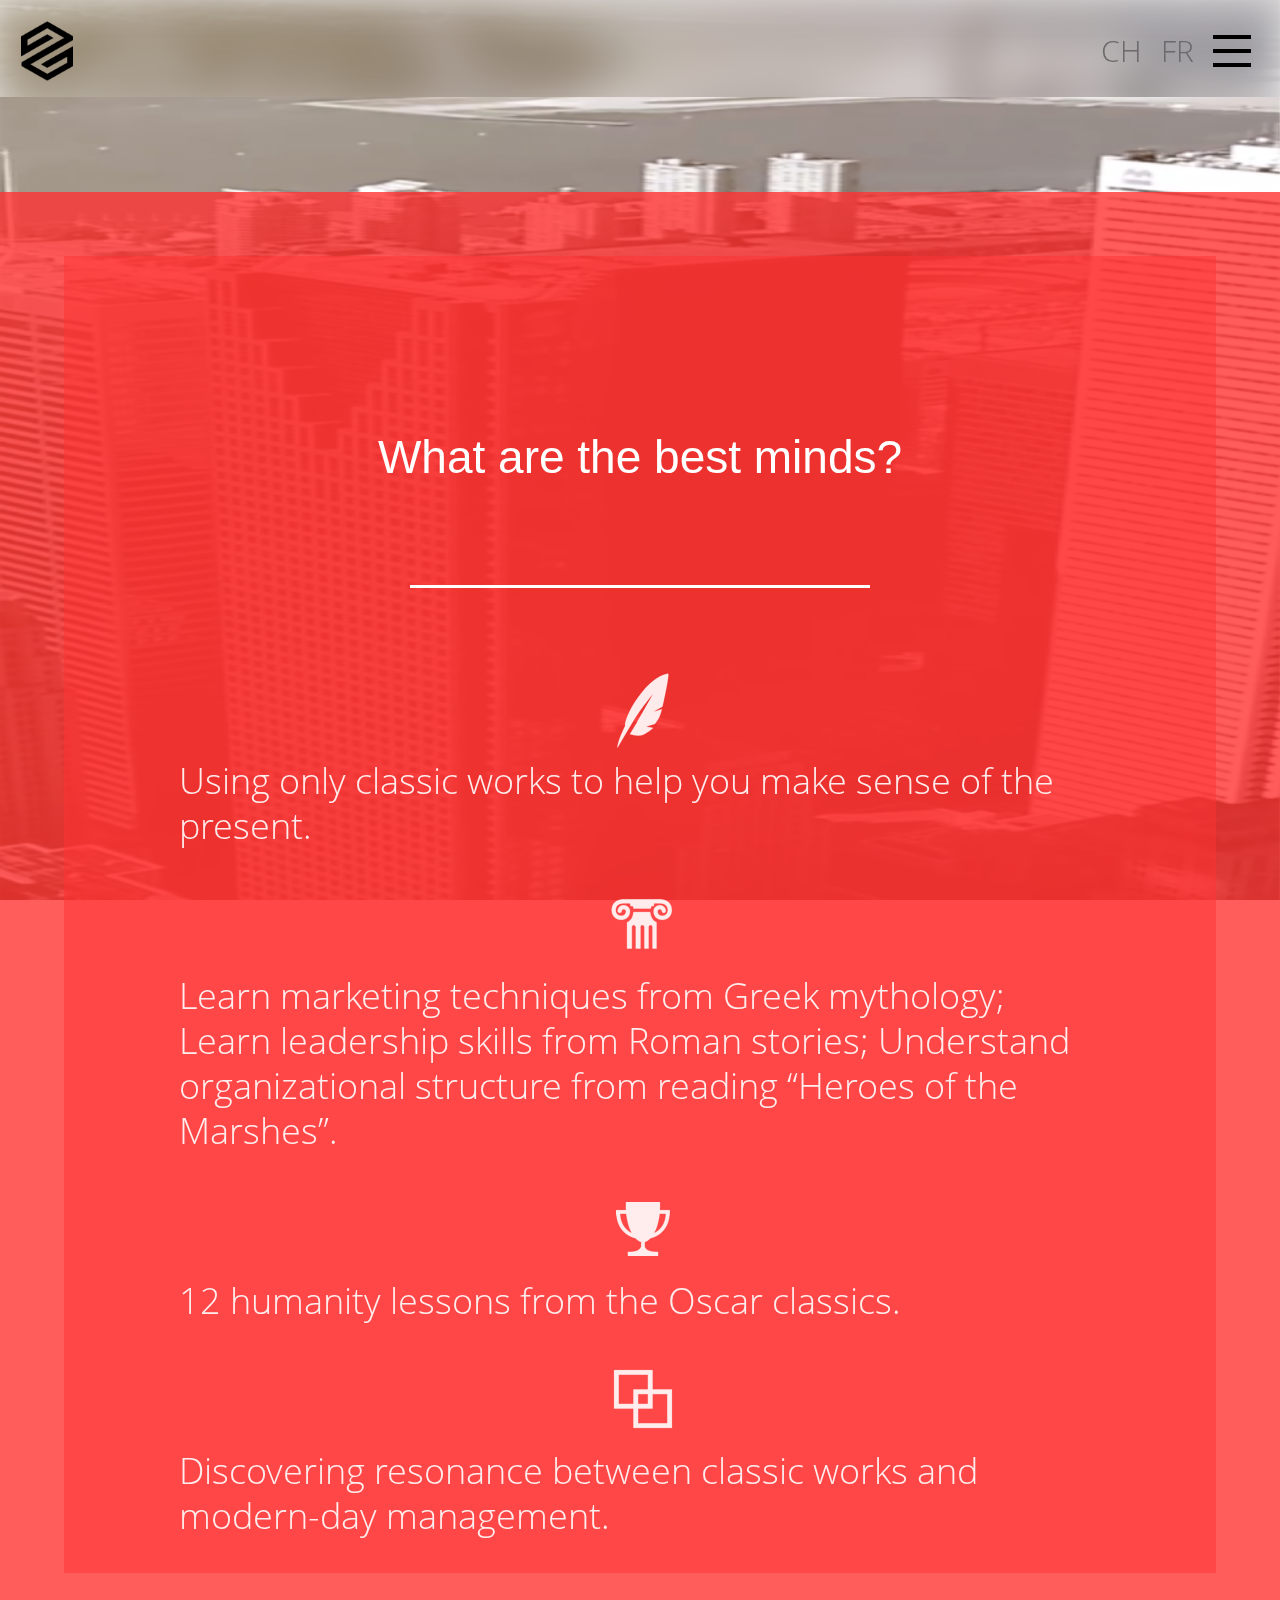
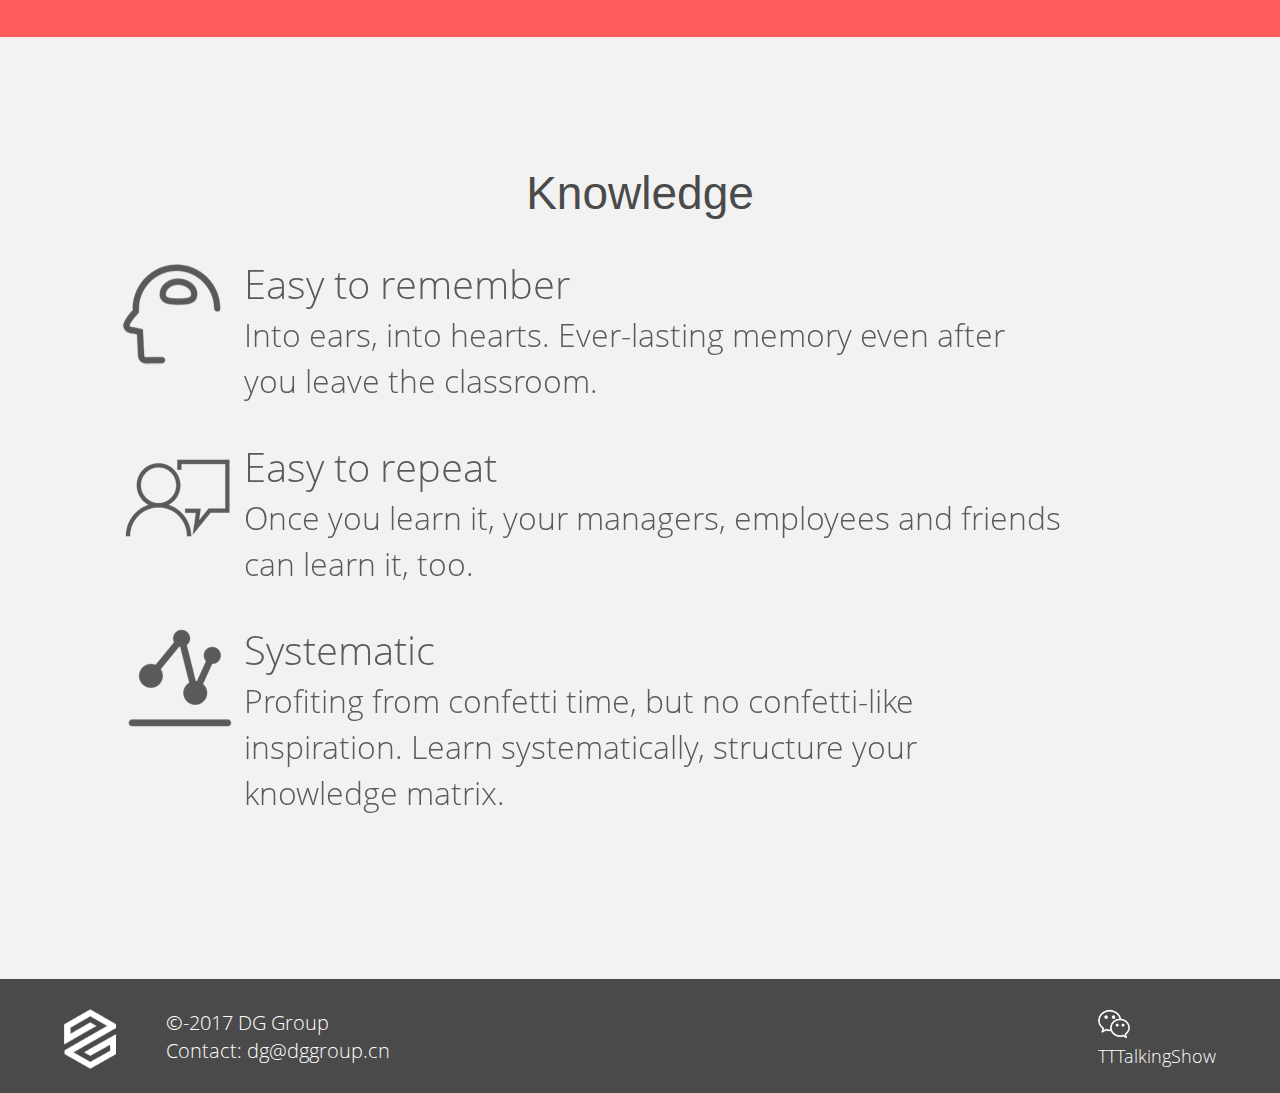
<file: SX_J.html>
<!doctype html>
<html>
<head>
<meta http-equiv="Content-type" content="textml; charset=utf-8">
<meta name="viewport" content="width=device-width,initial-scale=1" />
<meta name="viewport" content="width=640, user-scalable=no, target-densityDpi=device-dpi">
<meta name="screen-orientation" content="portrait">
<meta name="apple-mobile-web-app-capable" content="yes" />
<meta name="format-detection" content="telephone=no" />
<title>今今乐道读书会</title>
<link href="css/reset.css" rel="stylesheet" type="text/css">
<link href="css/mobile-SQF.css" rel="stylesheet" type="text/css">
<link rel="stylesheet" href="css/jinjin-mobile.css"/>
<script src="js/jquery-1.8.3.min.js"></script>
<script src="js/custom.modernizr.js"></script>
<script src="js/language.js"></script>
<style>
    @-webkit-keyframes btn{
	0%{
		opacity:1;
		-webkit-transform:translate(0,0px);	
	}	
	60%{
		opacity:0.5;
		-webkit-transform:translate(-40px,40px);		
	}
	100%{
		opacity:1;
		-webkit-transform:translate(0,0);
	}	
    .hoe{width:100%;height: 100%;background: rgba(255,52,52,1);z-index: 666;}
    .sss{width: 90%; font-size: 0.4rem;line-height: 0.4rem;}
</style>
<script>
    $(document).ready(function(){
        $('.hx').click(function(){
            this.className = 'hx';
            $('.hoe').width($(window).width());
            $('.hoe').height($(window).height());
            $('.hoe').css('background','rgba(255,51,51,0.8)');
            $('.hoe').animate({opacity: 1 }, 10);
            $('.msho').animate({opacity: 0.9 }, 50);
            $('.hoe').show();
            $('.msho').show();
            $('.msho').width($(window).width());
            $('.msho').height($(window).height());
            OpenMask();
        });
        $('.hx1').click(function(){
            this.className = 'hx1 hx_active';
            $('.hoe').animate({opacity: 0 }, 10);
            $('.hoe').hide();
            $('.msho').hide();
            CloseMask();
        });
    })
</script>
</head>

<body>
    <div class="hoe">
          <div class="qiehuan">
            <a href="javascript:;" class="hx1 hx_active">
                <span></span>
                <span></span>
            </a>
          </div>
          <ul class="row en">
              <li><a href="index.html" class="aa1">HOME</a></li>
              <li><a href="SX_J.html">What are the best minds?</a></li>
              <li><a href="FW_J.html">How Do We Provide Knowledge Service?</a></li>
              <li><a href="QG_J.html">Big Data + Art And Science</a></li>
          </ul>
          <ul class="row ch" style="display:none;">
              <li><a href="index.html" class="aa1" onclick="Link(this);return false;">主页</a></li>
              <li><a href="SX_J.html" onclick="Link(this);return false;">什么是最好的思想</a></li>
              <li><a href="FW_J.html" onclick="Link(this);return false;">怎样提供知识服务?</a></li>
              <li><a href="QG_J.html" onclick="Link(this);return false;">大数据加大情感</a></li>
          </ul>
          <ul class="row fr" style="display:none;">
              <li><a href="index.html" class="aa1" onclick="Link(this);return false;">即将上线</a></li>
              <li><a href="SX_J.html" onclick="Link(this);return false;">敬请</a></li>
              <li><a href="FW_J.html" onclick="Link(this);return false;">期待?</a></li>
              <li><a href="QG_J.html" onclick="Link(this);return false;">...</a></li>
          </ul>
    </div>
    <div class="msho"></div>
<div id="page" role="main">
      <header id="header">
          <h1 class="logo">
              <a href="javascript:;"></a>
          </h1>
          <div class="qiehuan">
            <a href="javascript:;" class="hx">
                <span></span>
                <span></span>
                <span></span>
            </a>
          </div>
          
          <div class="row en">
          <!-- 中英文法文切换按钮 -->
              <div class="qieh">
                  <div class="chinese">CH</div>
                  <div class="english">EN</div>
                  <div class="French">FR</div>
              </div>
          </div>
        <!-- 中文 -->
        <div class="row ch" style="display:none;">
          <!-- 中英文切换按钮 -->
          <div class="qieh">
            <div class="chinese">中语</div>
            <div class="english">英语</div>
            <div class="French">法语</div>
          </div>
        </div>
        <div class="row fr" style="display:none;">
          <!-- 中英文切换按钮 -->
          <div class="qieh">
            <div class="chinese">CH</div>
            <div class="english">EN</div>
            <div class="French">FR</div>
          </div>
        </div>
        <div class="mbl">
            
        </div>
      </header>
      
      <div class="bj">
          <img src="images/s_bj.png" alt="">
      </div>
      
      <!--英文-->
      <div class="sx1 row en">
         <div class="ssx">
             <h1>What are the best minds?</h1>
             <h2 class="xian1"></h2>
             <p>Using only classic works to help you make sense of the present.</p>
             <p>Learn marketing techniques from Greek mythology; Learn leadership skills from Roman stories; Understand organizational structure from reading “Heroes of the Marshes”.</p>
             <p>12 humanity lessons from the Oscar classics.</p>
             <p>Discovering resonance between classic works and modern-day management.</p>
         </div>
      </div>
      <!--中文-->
      <div class="sx1 row ch" style="display:none;">
         <div class="ssx">
             <h1>什么是最好的思想？</h1>
             <h2 class="xian1"></h2>
             <p>只用最经典的著作为你注解当下</p>
             <p>读希腊神话学营销；罗马人的故事学领导力；读水浒传学组织架构</p>
             <p>奥斯卡经典告诉你的十二堂人性课</p>
             <p>从沉淀营养最高的经典中寻找与现代管理共鸣</p>
         </div>
      </div>
      
      <!--英文-->
      <div class="sx2 row en">
          <h1>Knowledge</h1>
          <p><i>Easy to remember</i><br>Into ears, into hearts. Ever-lasting memory even after you leave the classroom. </p>
          <p><i>Easy to repeat</i><br>Once you learn it, your managers, employees and friends can learn it, too.</p>
          <p><i>Systematic</i><br>Profiting from confetti time, but no confetti-like inspiration. Learn systematically, structure your knowledge matrix.</p>
      </div>
      <!--中文-->
      <div class="sx2 row ch sx22" style="display:none;">
          <h1>知 识</h1>
          <p><i>记得住</i><br>不仅现场有货，而且一时入耳，终身入心，离场永远铭记</p>
          <p><i>能转述</i><br>不仅自己学会，而且能传递给高管、员工、朋友</p>
          <p><i>成系统</i><br>充分利用碎片时间，但不提供碎片式启发;<br>只完成系统学习，结构化知识体系</p>
      </div>
      
      
      
      
      <!--英文-->
      <footer class="row en">
          <div class="foot">
              <h1 class="logo2">
                  <a href="javascript:;"></a>
              </h1>
              <p>©-2017 DG Group <br> Contact: dg@dggroup.cn</p>
              <div class="weixin">
                  <span><img src="images/wechat_icon.png" alt=""></span>
                  <span>TTTalkingShow</span>
              </div>
          </div>
      </footer>
      <!--中文-->
      <footer class="row ch"  style="display:none;">
          <div class="foot">
              <h1 class="logo2">
                  <a href="javascript:;"></a>
              </h1>
              <p>©-2017 DG Group <br> Contact: dg@dggroup.cn</p>
              <div class="weixin">
                  <span><img src="images/wechat_icon.png" alt=""></span>
                  <span>TTTalkingShow</span>
              </div>
          </div>
      </footer>
</div>
</body>
</html>
</file>
<file: css/jinjin-mobile.css>
@charset "utf-8";
@font-face {
    font-family: 'OpenSansLight';
    src: url(../font/OpenSansLight.ttf) format('truetype');
    font-weight: normal;
    font-style: normal;
}
html{ font-size:625%; font-family: OpenSansLight;}
body{width:100%; height:auto; clear:both; overflow:hidden; font-size:100%;box-sizing: border-box;font-family: OpenSansLight;}
#page{width:100%; height:100%;text-align: center;}
#header{position:absolute;top:0;height:auto;width:100%;line-height: 100%; background:rgba(255,255,255,.7);margin-bottom: 3rem;z-index: 1;transition: 0.6s;overflow: hidden;box-sizing: border-box;
}
.mbl{position: absolute;top: 0px;left: 0px;right: 0px;bottom: 0px;z-index: -1;-webkit-filter: blur(20px);filter: blur(20px);margin: -30px;background: url(../images/h_bj.png) center top;background-size: cover;background-attachment: fixed;}
#header .qiehuan{font-size: 0.24rem;color: #fff;}
#header .logo a{display: inline-block;float: left;background: url(../images/logo_black.png) left center no-repeat;width: 0.52rem;height: 0.6rem;background-size: cover;}
#header h1{width:2.2rem;height:0.55rem;margin:0.21rem;}
.qiehuan{ width:auto; height:0.5rem; clear:both; overflow:hidden; position:absolute; top:0.25rem; right:0.21rem;}



#header .qieh{font-size: 0.24rem;color: #fff;}
.qieh{ width:auto; height:0.32rem; clear:both; overflow:hidden; position:absolute; top:0.36rem; right:0.75rem;}
.chinese{ float:left; height:0.32rem; width:0.56rem; text-align:center; font-size:0.3rem; line-height:0.3rem;color:#6A696B; cursor:pointer; z-index:700; }
.english{ float:left; height:0.32rem; width:0.56rem; text-align:center; font-size:0.3rem; line-height:0.3rem;color:#6A696B; cursor:pointer;z-index:700;}
.French{ float:left; height:0.32rem; width:0.56rem; text-align:center; font-size:0.3rem; line-height:0.3rem;color:#6A696B; cursor:pointer;z-index:700;}



.hx{float:right; height:0.5rem; width:0.54rem; font-size:0.2rem; color:#575757;z-index: 35;}
.hx span{display: block;width: 70%;height: 0.04rem;background-color: #000;margin: 0.1rem auto;transition: .35s ease-in-out;}
.hx1{float:right; height:0.5rem; width:0.54rem; font-size:0.2rem; color:#fff;z-index: 33;margin-top: 0.1rem;}
.hx1 span{display: block;width: 90%;height: 0.04rem;background-color: #fff;margin: 0.1rem auto;transition: .35s ease-in-out;}
.hx_active span:nth-child(1) { -webkit-transform: translateY(0.07rem) rotate(45deg);margin-bottom: 0.1rem;}
.hx_active span:nth-child(2) {-webkit-transform: translateY(-0.07rem) rotate(-45deg);}



.hoe{position: fixed;right: 0;top: 0;transition: 0.3s;box-sizing: border-box;overflow: hidden;z-index: 21;opacity: 0;display: none;}
.hoe ul{width: 100%;box-sizing: border-box; text-align: center;position: absolute;top: 25%;padding:0 5%;}
.hoe ul li{width: 100%;height: auto; line-height: 0.8rem;margin: 0.3rem 0;letter-spacing: 0; padding: 0 10%;box-sizing: border-box;}
.hoe ul li:nth-child(1) a{line-height: 0.5rem;font-size: 0.42rem;}
.hoe ul li:nth-child(1){line-height: 0.7rem;}
.hoe ul li:nth-child(3){line-height: 0.5rem;}
.hoe ul li a{color: #fff; font-size: 0.33rem; display:block;font-weight: normal;}
.msho{position: fixed;right: 0;top: 0;box-sizing: border-box;overflow: hidden;z-index: 20;background-color: #EC3331;}




.bj{position: fixed;left: 0;top: 0;width: 100%;height: 100%;z-index: -333;}
.bj img{width: 100%;display: block;border: none;height: 100%;}

.dw{box-sizing: border-box;width: 90%;height: 6rem;position: absolute;left: 5%;top: 12%; font-size: 0.3rem;background: rgba(255,51,51,0.8);background-size: cover;padding: 1.2rem 0.4rem 0.8rem 0.4rem;transition: .35s;}
.dw p{color: #fff;}
.dw p:first-child{font-size: 0.56rem;line-height: 0.6rem;}
.dw p:nth-child(2){font-size: 0.56rem;line-height: 0.6rem;}
.dw p:nth-child(3){width: 60%;margin: 0.8rem auto;margin-top: 1.3rem; height: 0.06rem;background-color: #fff;}
.dw p:nth-child(4),.dw p:nth-child(5){font-size: 0.32rem;opacity: 0.8;line-height: 0.48rem;font-weight: normal;}
/*nth-child*/

.wb{width: 100%;height: 2.3rem;background: #F2F2F2;margin-top: 8rem;padding: 0.36rem 5%;box-sizing: border-box;text-align: left;}
.wb p{font-size: 0.4rem;line-height: 0.52rem;color: #4A4A4A;}

/*动画*/
.d1{opacity: 0;position: relative;left:-50rem;}
.d2{opacity: 0;position: relative;right:-50rem;}
.liis{opacity: 0;position: relative;left:-50rem;}
.lk_lis{opacity: 0;position: relative;right:-50rem;}
.ll{opacity: 0;position: relative;left:-50rem;}
.ll2{opacity: 0;position: relative;right:-50rem;}
.ll3{opacity: 0;position: relative;left:-50rem;}
.ll4{opacity: 0;position: relative;right:-50rem;}





.wz{text-align: left;width:100%;height: auto;box-sizing: border-box;padding: 0.4rem 5%;background: rgba(255,255,255,1);margin-top: -0.02rem;}
.wz span{width: 0.5rem;height: 0.02rem;margin: 0.03rem 0; background: #ccc;display: block;}
.wz p{font-size: 0.28rem;line-height: 0.44rem;color: #666;}
.wz p:nth-child(2),.wz p:nth-child(4){margin-bottom: 0.4rem;}

.xdx{position: relative;}
.xdx,.xdx img{width: 100%;height: 5.5rem;}
.xdx .wenzi{width: 100%;height: 58%;position: absolute;left: 0;top: 0;box-sizing: border-box;padding: 0.4rem 5%;text-align: left;transition: 0.5s;}
.xdx .wenzi p{font-size: 0.46rem;line-height: 0.56rem; color: #fff;}

.jin{width: 100%;height: 3.4rem;background: #F2F2F2;padding: 0.5rem 5%;box-sizing: border-box;text-align: left;}
.jin p:first-child{font-size: 0.4rem;color: #000;line-height: 0.4rem;margin-bottom: 0.2rem;}
.jin p:nth-child(2){font-size: 0.33rem;line-height: 0.48rem; color:#4A4A4A; }

.our{width: 100%;height: 3.4rem;background:rgba(255,255,255,1);padding: 0.6rem 5%;box-sizing: border-box;text-align: left;margin-top: -0.01rem;}
.our p:first-child{font-size: 0.32rem;color: #9B9B9B;line-height: 0.4rem;margin-bottom: 0.2rem;}
.our p:nth-child(2){font-size: 0.38rem;line-height: 0.48rem; color:#4A4A4A; }


.ms{position: relative;}
.ms,.ms img{width: 100%;height: 3.2rem;}
.ms .wenzi2{width: 100%;height: 100%;position: absolute;left: 0;top: 0;box-sizing: border-box;padding: 0.6rem 5%;transition: 0.5s;}
.ms .wenzi2 p:first-child{font-size: 0.42rem;line-height: 0.56rem; color: #fff;}
.ms .wenzi2 p:nth-child(2){font-size: 0.28rem;line-height: 0.5rem;color: #fff;opacity: 0.9;margin-top: 0.4rem;}

.box_con{ width:100%;box-sizing: border-box;padding:0.6rem 0 ; clear:both; overflow:hidden;background: #fff;}
.box_con p{ font-size:0.2rem; line-height:0.3rem color:#fff;}
.lk_lis{margin-top: 0.3rem;}
.box_con ul{ width:100%; height:auto; clear:both; overflow:hidden; padding-bottom:0.2rem;}
.box_con ul li{margin-bottom: 0.1rem; width:33.3%; height:auto; float:left;}
.box_con ul li img{ display:block; margin:0 auto; width:1.5rem; height:1.5rem;}
.box_con ul li p{ text-align:center;font-size:0.2rem; line-height:0.4rem; color:#4A4A4A;}
.box_con h4{ text-align:left;font-size:0.3rem; line-height:0.4rem; color:#4A4A4A; padding: 0 5%; padding-bottom:0.3rem;font-weight: normal;}
.t_lan{width: 90%;margin: 0 auto;border-bottom: 0.01rem #ccc solid;}



.msk{position: relative;}
.msk,.msk img{width: 100%;height: 3.2rem;}
.msk .wenzi3{width: 100%;height: 100%;position: absolute;left: 0;top: 0;box-sizing: border-box;padding: 0.6rem 5%;transition: 0.5s;}
.msk .wenzi3 p:first-child{font-size: 0.4rem;line-height: 0.5rem; color: #fff;}
.msk .wenzi3 p:nth-child(2){font-size: 0.3rem;line-height: 0.5rem;color: #fff;opacity: 0.9;margin-top: 0.4rem;}

.newwork{width: 100%;height: 3.4rem;background:rgba(255,255,255,1);padding: 0.3rem 5%;box-sizing: border-box;text-align: left;margin-top: -0.01rem;}
.newwork p{font-size: 0.32rem;color: #4A4A4A;line-height: 0.46rem;margin-bottom: 0.1rem;}


.sige{ width:100%;clear:both; overflow:hidden; height:auto; box-sizing: border-box;padding:0 5%; margin-top: -0.02rem; text-align:left;background: #F2F2F2;position: relative;}
.sige h3{font-size: 0.4rem;color: #000;line-height: 0.5rem;margin-top: 0.3rem;}
.sige .hs_sx{ width:100%; height:auto; clear:both; overflow:hidden;}
.sige .hs_sx li{  width:100%; height:auto;margin: 0.4rem 0;}
.sige .hs_sx li h4{font-size:0.28rem; line-height:0.4rem; color:#4A4A4A;}
.sige h4 i{font-style: normal;font-size:0.4rem;color: #000; }
.sige .hs_sx li p{ font-size:0.28rem; line-height:0.4rem; color:#4A4A4A;}
.sige .sbj{width: 1.2rem;height: 1rem;display: block;position: absolute;right: 5%;top: 0.2rem;background: url(../images/bd.png) center center no-repeat;background-size: cover;opacity: 0.8;}

.flor{position: relative;text-align: left;}
.flor,.flor img{width: 100%;height: 4.2rem;}
.flor .wenzi4{width: 100%;height: 100%;position: absolute;left: 0;top: 0;box-sizing: border-box;padding: 0.7rem 5%;background: rgba(255,51,51,0.8);}
.flor .wenzi4 p:first-child{font-size: 0.36rem;line-height: 0.6rem; color: #fff;}
.flor .wenzi4 p:nth-child(2){font-size: 0.32rem;line-height: 0.56rem;color: #fff;opacity: 0.9;}


footer{ width:100%; height:1.14rem; clear:both; overflow:hidden; box-sizing: border-box;text-align: left;background-color:#4A4A4A; padding:0.3rem 5% 0 5%;}
footer .foot{ width:100%; height:auto; clear:both; overflow:hidden;}
footer .foot .logo2{display: inline-block;float: left;background: url(../images/logo_white.png) left center no-repeat;width: 0.52rem;height: 0.6rem;background-size: cover;}
footer .foot p{ font-size:0.2rem; line-height:0.28rem; color:#fff;float: left;margin-left: 0.5rem;}
footer .foot .weixin{float: right;}
.weixin span{color: #fff; display: block;font-size: 0.18rem;}
.weixin span:first-child img{width: 0.32rem;height: 0.3rem;}


/*中文*/
.dw11 p:first-child{font-size: 0.7rem;margin-bottom: 0.25rem;}
.dw11 p:nth-child(2){font-size: 0.7rem;}
.dw11 p:last-child{font-size: 0.36rem;}

.wb1{padding: 0.5rem 5%;box-sizing: border-box;text-align: left;}

.xdx .wen1{padding: 0.7rem 5%;}
.xdx .wen1 p{font-size: 0.42rem;line-height: 0.6rem;}
.jin2{padding: 0.7rem 5%;}
.our2{padding: 0.9rem 5%;}
.ms .wen2{padding: 0.8rem 5%;}
.msk .wen3{padding: 0.9rem 5%;}
.newwork1{padding: 0.5rem 5%;}
.sige h3{font-size:0.42rem; line-height:0.56rem; color:#4A4A4A;}
.sige .hs_sx1 li h4{font-size:0.56rem; line-height:0.66rem; color:#4A4A4A;}
.flor .wen4{padding-top: 1rem;}
.flor .wen4 p:first-child{font-size: 0.5rem;font-weight: bold;margin-bottom: 0.4rem;}
.flor .wen4 p:nth-child(2){font-size: 0.4rem;font-weight: normal;}
</file>
<file: css/mobile-SQF.css>
@charset "utf-8";
/*思想*/
.sx1{width: 100%;height: auto;box-sizing: border-box;overflow: hidden;padding: 5%;background: rgba(255,51,51,0.8);margin-top:15%; }
.ssx{width: 100%;height: auto;box-sizing: border-box;overflow: hidden;padding-top: 15%;background: rgba(255,51,51,0.5);}
.sx1 h1{font-size: 0.46rem;color:#fff;line-height: 0.56rem;font-weight: normal;}
.sx1 .xian1{margin: 1rem auto;width:40%;height: 0.03rem;background: #fff;}
.sx1 p{width: 80%;text-align: left;font-size: 0.36rem;line-height: 0.45rem;color: #fff;margin: 0.35rem auto;font-weight: normal;letter-spacing: 0;opacity: 0.9;}
.sx1 p:nth-child(3){background: url(../images/zhuzuo.png) top center no-repeat;padding-top: 0.9rem;margin-top: -0.2rem;}
.sx1 p:nth-child(4){background: url(../images/luoma.png) top center no-repeat;padding-top: 0.9rem;}
.sx1 p:nth-child(5){background: url(../images/jiangbei.png) top center no-repeat;padding-top: 0.9rem;}
.sx1 p:nth-child(6){background: url(../images/gongming.png) top center no-repeat;padding-top: 0.9rem;}

.sx2{width: 100%;height: auto;box-sizing: border-box;overflow: hidden;padding: 10%;background:#F2F2F2;}
.sx2 h1{font-size: 0.46rem;color:#4A4A4A;line-height: 0.56rem;font-weight: normal;}
.sx2 p{width: 80%;text-align: left;font-size: 0.32rem;line-height: 0.46rem;color: #4A4A4A;margin: 0.35rem 0;font-weight: normal;letter-spacing: 0;opacity: 0.9;margin-left: -0.14rem;}
.sx2 i{display: inline-block; font-size: 0.4rem;color:#4A4A4A;line-height: 0.56rem;font-weight: normal;font-style: normal;opacity: 1;}
.sx2 p:nth-child(2){background: url(../images/jidezhu.png) left top no-repeat;padding-left: 1.3rem;}
.sx2 p:nth-child(3){background: url(../images/nengzhuanshu.png) left top no-repeat;padding-left: 1.3rem;}
.sx2 p:nth-child(4){background: url(../images/chengxitong.png) left top no-repeat;padding-left: 1.3rem;}


/*知识服务*/
.fw1{width: 100%;height: auto;box-sizing: border-box;overflow: hidden;padding: 5%;background: rgba(255,51,51,0.8);margin-top:15%; }
.fw1 h1{font-size: 0.46rem;color:#fff;line-height: 0.56rem;font-weight: normal;margin-top: 0.5rem;}
.fw1 .xian2{margin: 0 auto;margin-top: 0.8rem;margin-bottom: 0.5rem; width:55%;height: 0.03rem;background: #fff;}
.fw1 p{width: 58%;text-align: left;font-size: 0.36rem;line-height: 0.48rem;color: #fff;margin: 0.35rem 0;margin-left: 0.1rem; font-weight: normal;letter-spacing: 0;}
.fw1 p:nth-child(3){width: 70%;}

.fw2{width: 100%;height: auto;box-sizing: border-box;overflow: hidden;padding: 10%;background:#F2F2F2;}
.fw2 h1{width: 60%;text-align: left; font-size: 0.4rem;color:#4A4A4A;line-height: 0.56rem;font-weight: normal;}
.fw2 p{width: 100%;text-align: left;font-size: 0.32rem;line-height: 0.46rem;color: #4A4A4A;margin: 0.35rem 0;font-weight: normal;letter-spacing: 0;opacity: 0.9;}
.im1 img{height:9.46rem;  position: absolute;top: 4.1rem;right: 12%;z-index: 333;}
.im2 img{height:6rem;  position: absolute;top: 3.4rem;right: 12%;z-index: 333;}


/*数据情感*/
.qg1{width: 100%;height: auto;box-sizing: border-box;overflow: hidden;padding: 10%;background: rgba(255,51,51,0.8);margin-top:15%; }
.qg1 h1{font-size: 0.46rem;color:#fff;line-height: 0.6rem;font-weight: normal;margin-top: 0.5rem;}
.qg1 .xian3{margin: 0.6rem auto; width:55%;height: 0.03rem;background: #fff;}
.qg1 p{width: 100%;text-align: left;font-size: 0.36rem;line-height: 0.48rem;color: #fff;margin: 0.6rem auto; font-weight: normal;letter-spacing: 0;}

.qg2{width: 100%;height: auto;box-sizing: border-box;overflow: hidden;padding: 10%;background:#F2F2F2;margin-bottom: 3rem;}
.qg2 h1{width: 100%;text-align: left; font-size: 0.33rem;color:#4A4A4A;line-height: 0.56rem;font-weight: normal;}
.qg2 p{width: 100%;text-align: left;font-size: 0.3rem;line-height: 0.42rem;color: #4A4A4A;font-weight: normal;letter-spacing: 0;opacity: 0.9;}
.qg2 .lis_qg{width: 100%;height: auto;box-sizing: border-box;overflow: hidden;}
.qg2 .lis_qg li{width: 50%;float: left;}
.qg2 .lis_qg li p{margin: 0.2rem 0;line-height: 0.46rem;}
.qg2 .lis_qg .pp1{background: url(../images/zhishi.png) left center no-repeat;padding-left: 0.85rem;}
.qg2 .lis_qg .pp2{background: url(../images/shiwu.png) left center no-repeat;padding-left: 0.85rem;}
.qg2 .lis_qg .pp3{background: url(../images/jinrong.png) left center no-repeat;padding-left: 0.85rem;}
.qg2 .lis_qg .pp4{background: url(../images/renli.png) left center no-repeat;padding-left: 0.85rem;}
.qg2 p:nth-child(2){margin-bottom: 0.3rem;}
.qg2 .last_p{margin: 0.3rem 0;}



.qg3{width: 100%;height: auto;box-sizing: border-box;overflow: hidden;padding: 10%;background:#F2F2F2;}
.qg3 h1{width: 100%;text-align: left; font-size: 0.4rem;color:#4A4A4A;line-height: 0.56rem;font-weight: normal;}
.qg3 p{width: 100%;text-align: left;font-size: 0.3rem;line-height: 0.4rem;color: #4A4A4A;margin: 0.35rem 0;font-weight: normal;letter-spacing: 0;opacity: 0.9;}
.qg3 i{display: inline-block; font-size: 0.32rem;color:#4A4A4A;line-height: 0.42rem;font-weight: normal;font-style: normal;opacity: 1;}







/*中文*/
.sx22 h1{font-size: 0.4rem;color:#4A4A4A;line-height: 0.5rem;font-weight: bold;}
.sx22 i{display: inline-block; font-size: 0.36rem;color:#4A4A4A;line-height: 0.56rem;font-weight: bold;font-style: normal;opacity: 1;}
.qg2 .lis_qg{margin: 0.1rem 0;}
.qg2 .lis_qg1 li p{margin: 0.2rem 0;line-height: 0.46rem;padding: 0.2rem 0;}
.qg22 h1{margin-top: 0.4rem;font-size: 0.34rem;font-weight: bold;}
.qg33 h1{width: 100%;text-align: left; font-size: 0.44rem;color:#4A4A4A;line-height: 0.56rem;font-weight: normal;}
.qg33 i{display: inline-block; font-size: 0.32rem;color:#4A4A4A;line-height: 0.42rem;font-weight: normal;font-style: normal;opacity: 1;}
</file>
